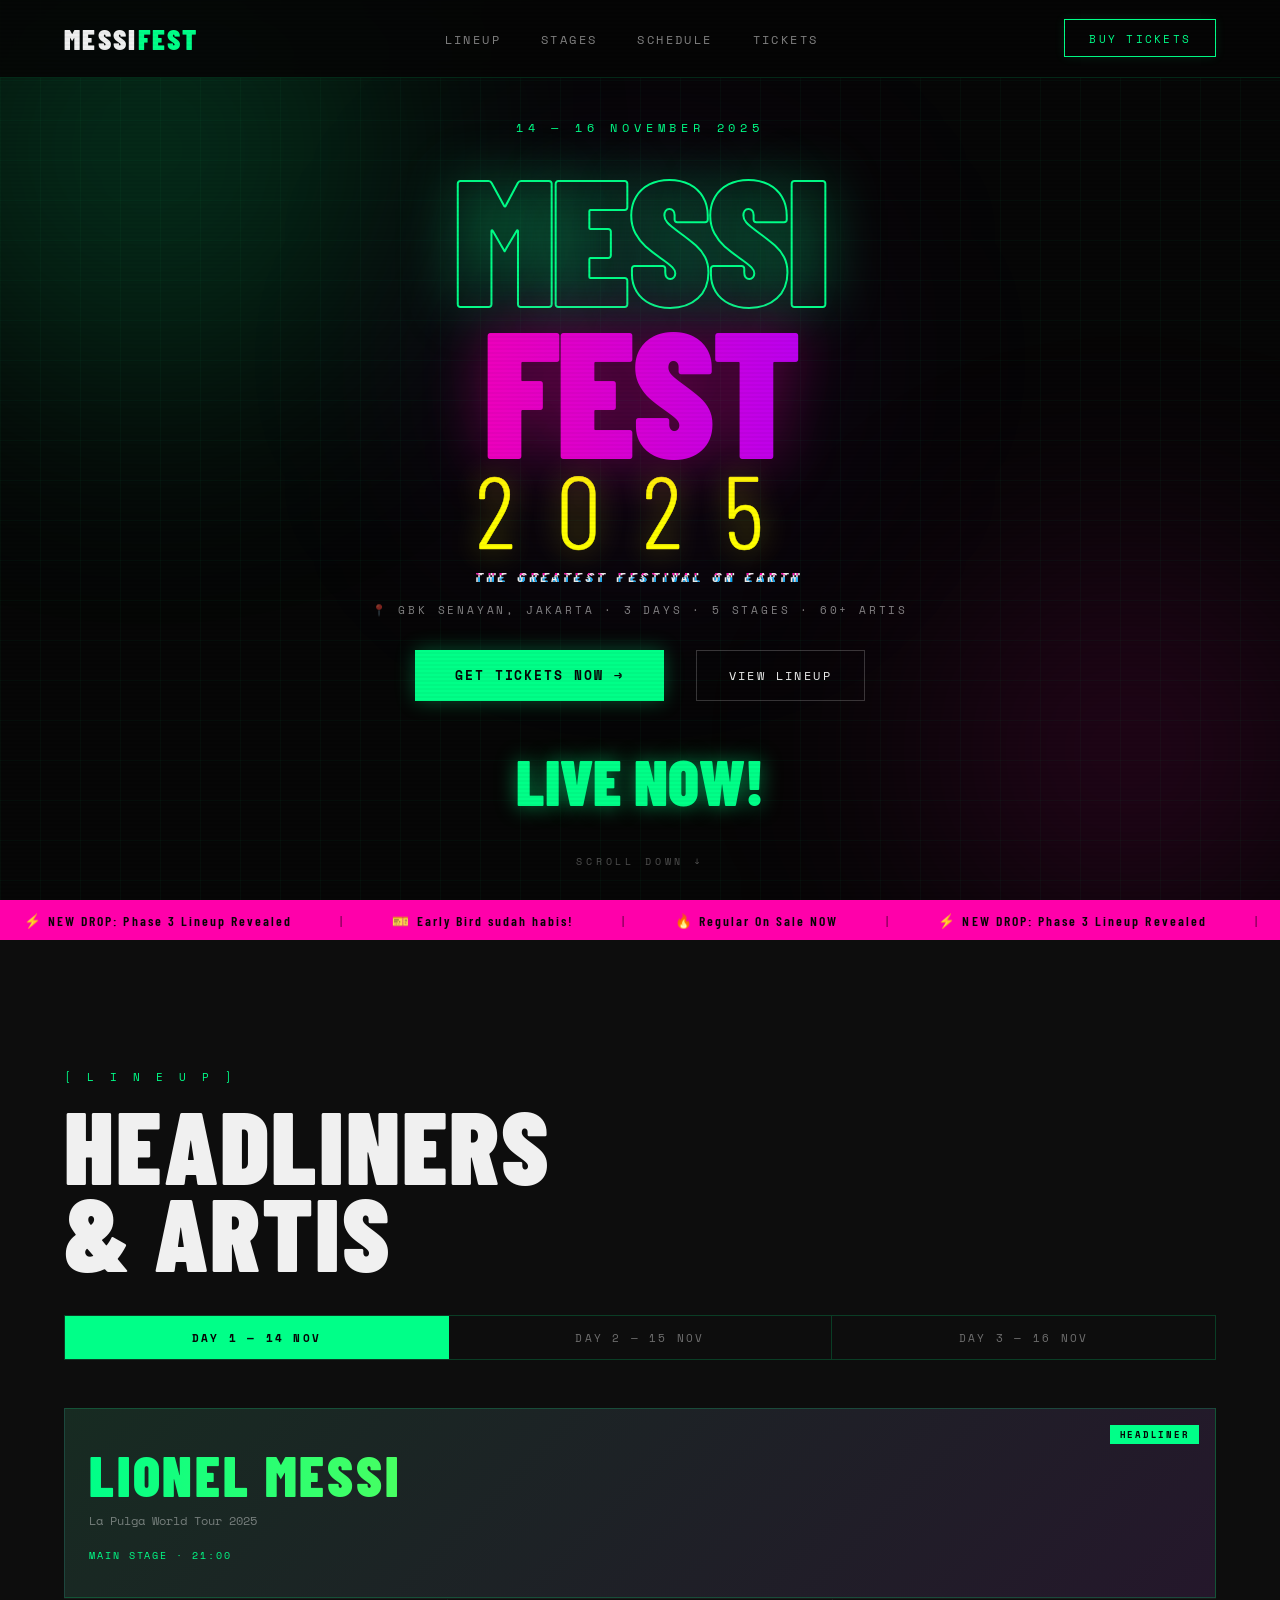
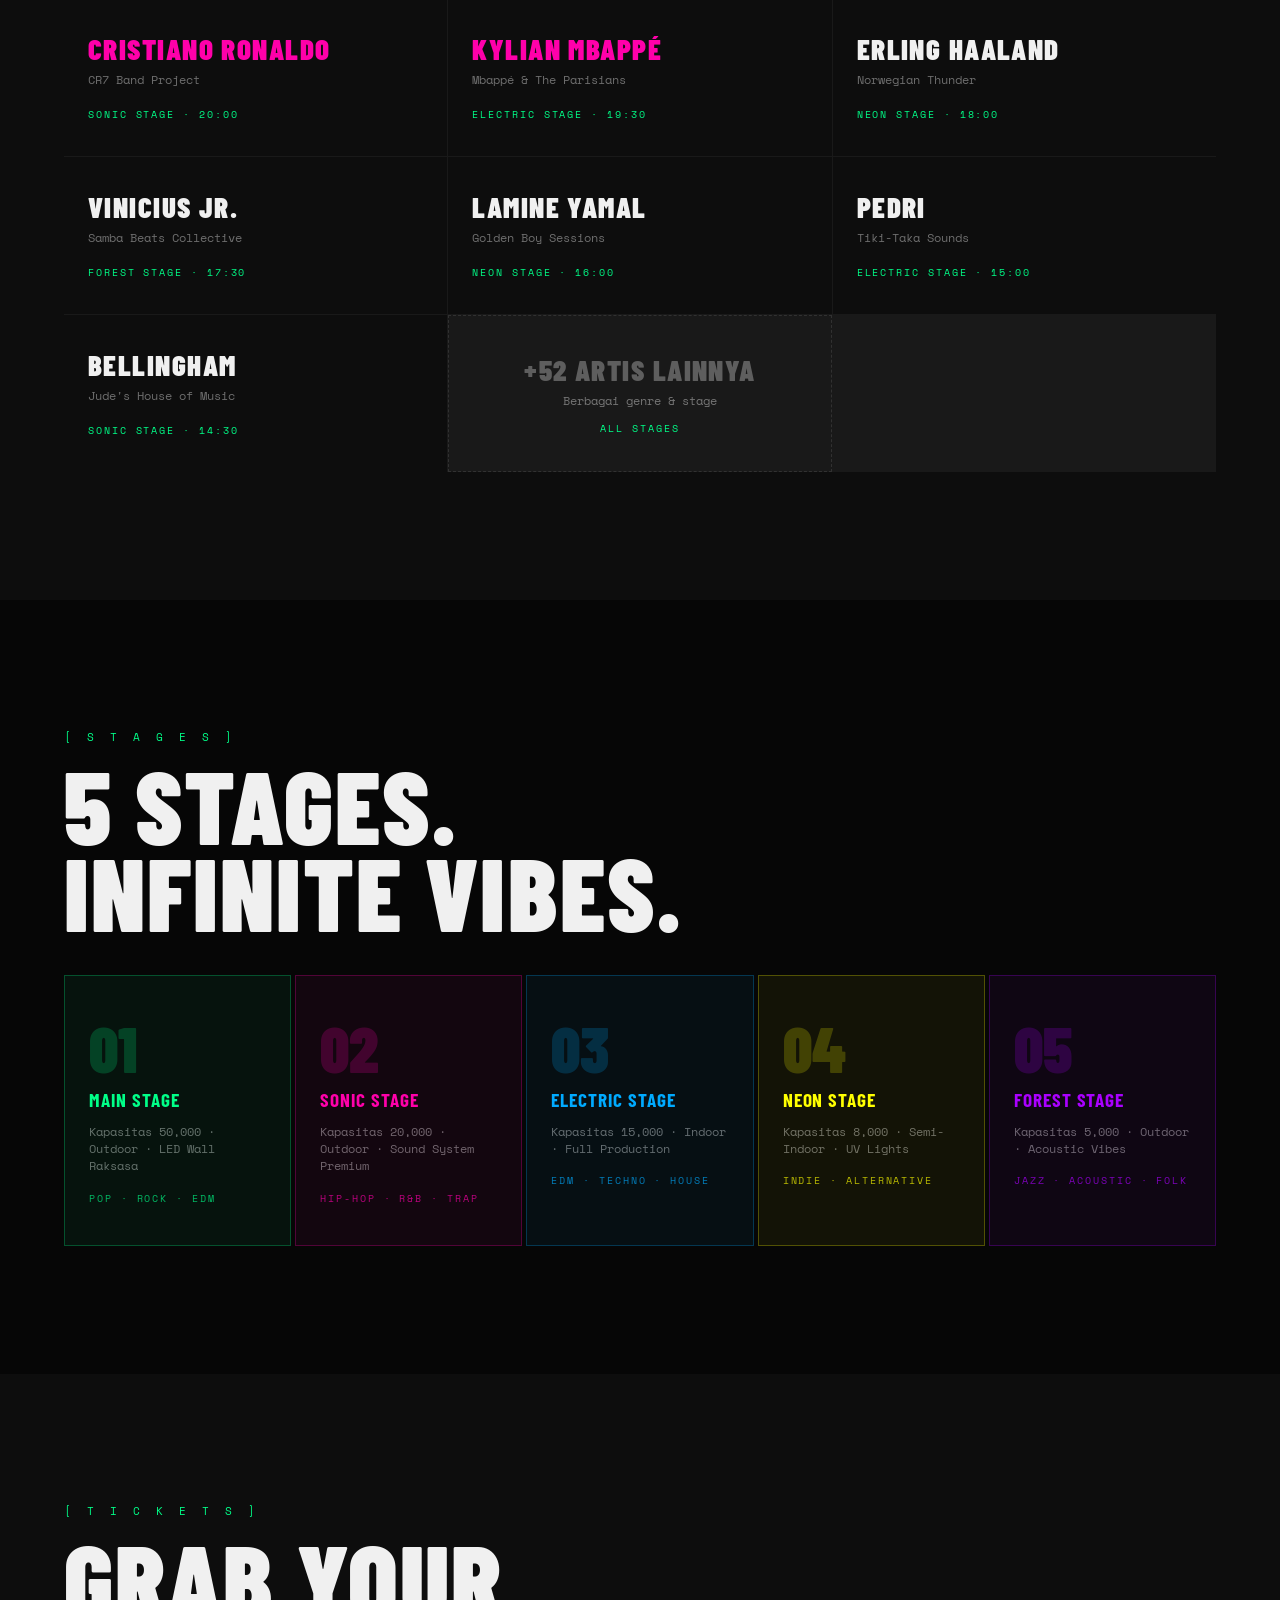
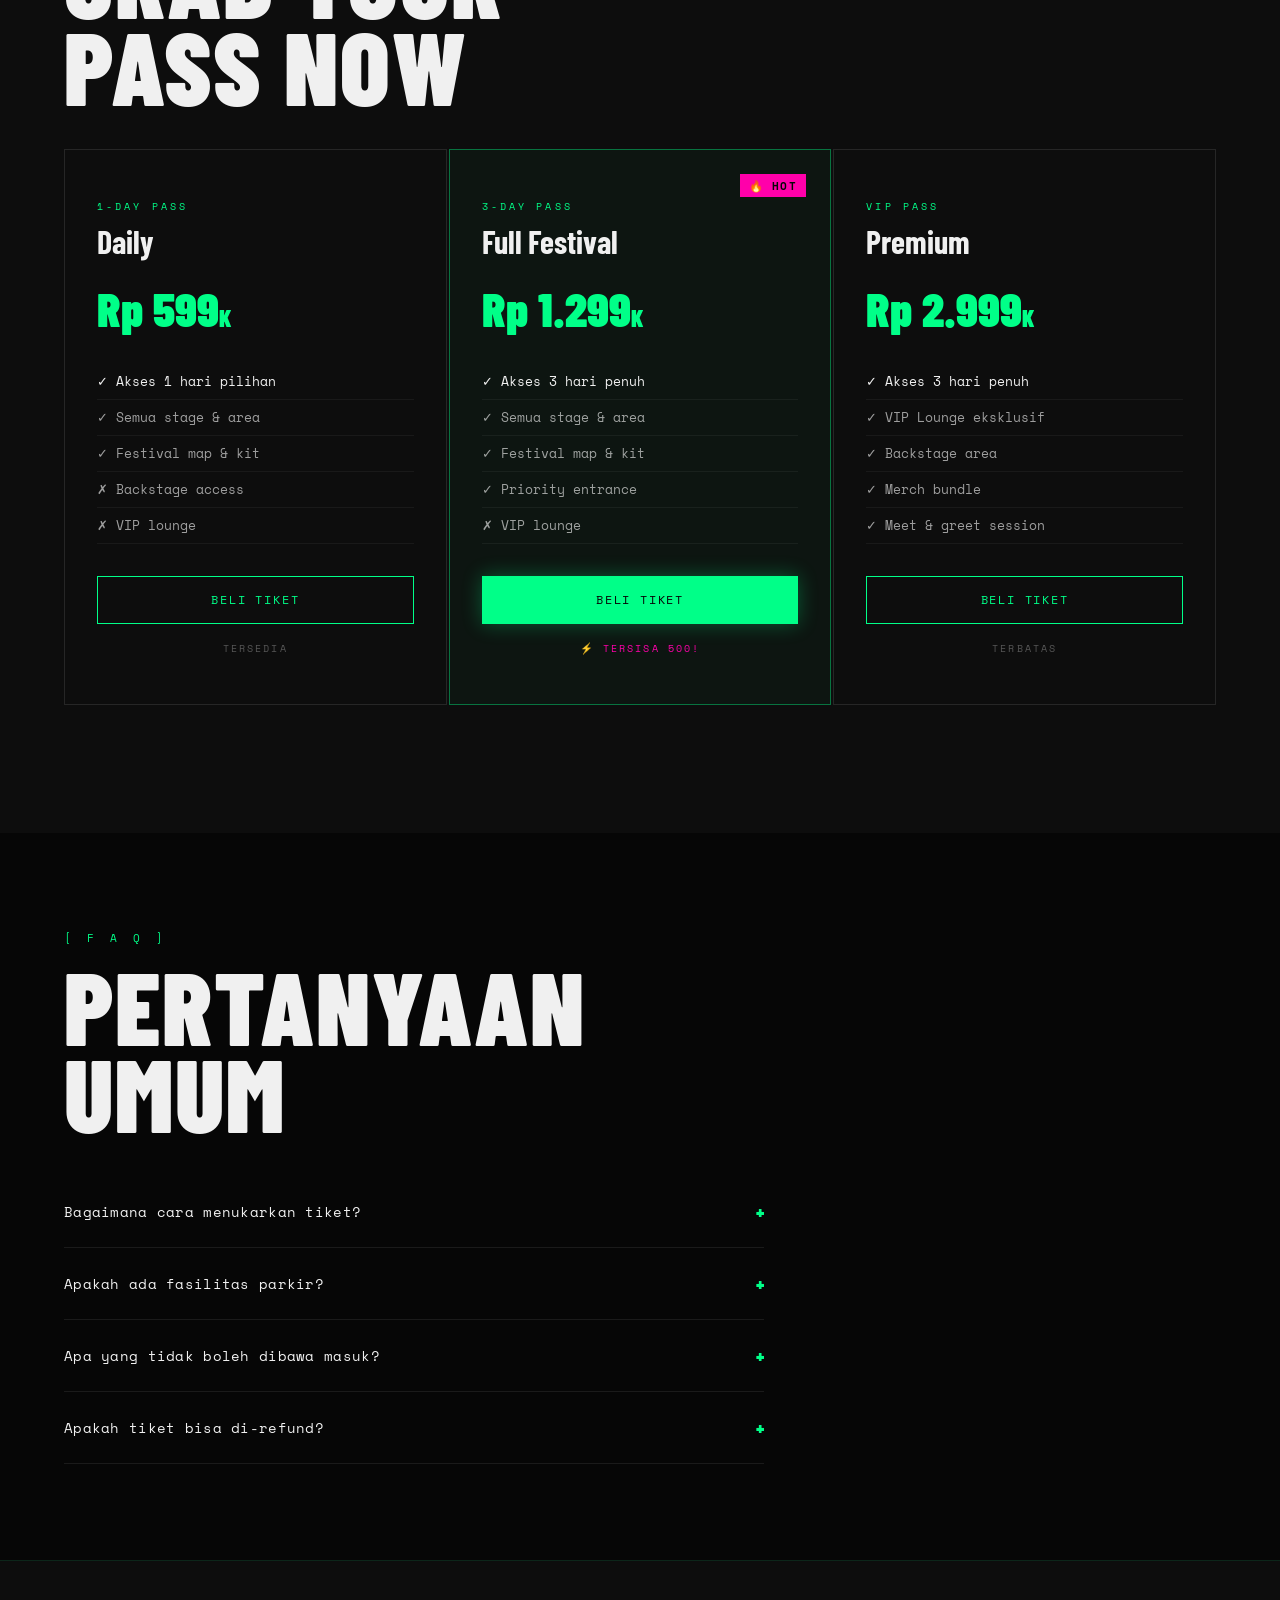
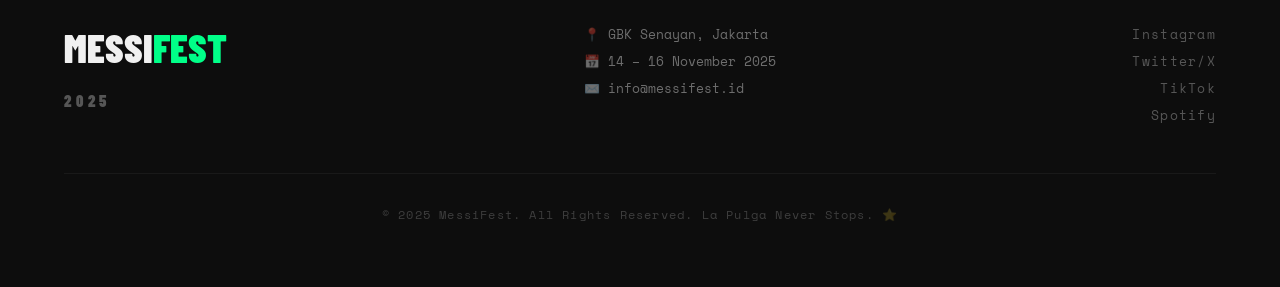
<file: music-festival/index.html>
<!DOCTYPE html>
<html lang="id">
<head>
  <meta charset="UTF-8" />
  <meta name="viewport" content="width=device-width, initial-scale=1.0" />
  <title>MESSIFEST 2025 — Music Festival</title>
  <link rel="stylesheet" href="style.css" />
  <link href="https://fonts.googleapis.com/css2?family=Space+Mono:ital,wght@0,400;0,700;1,400&family=Barlow+Condensed:wght@300;400;600;700;900&display=swap" rel="stylesheet">
</head>
<body>

  <!-- Scanlines -->
  <div class="scanlines"></div>

  <!-- NAV -->
  <nav class="nav" id="nav">
    <div class="nav-logo">MESSI<span>FEST</span></div>
    <ul class="nav-links">
      <li><a href="#lineup">Lineup</a></li>
      <li><a href="#stages">Stages</a></li>
      <li><a href="#schedule">Schedule</a></li>
      <li><a href="#tickets">Tickets</a></li>
    </ul>
    <a href="#tickets" class="nav-ticket">BUY TICKETS</a>
  </nav>

  <!-- HERO -->
  <section class="hero">
    <div class="hero-bg">
      <div class="orb o1"></div>
      <div class="orb o2"></div>
      <div class="orb o3"></div>
      <div class="grid-overlay"></div>
    </div>
    <div class="hero-content">
      <div class="hero-dates">14 — 16 NOVEMBER 2025</div>
      <h1 class="hero-title">
        <span class="ht1">MESSI</span>
        <span class="ht2">FEST</span>
        <span class="ht3">2025</span>
      </h1>
      <div class="hero-sub">
        <div class="glitch-text" data-text="THE GREATEST FESTIVAL ON EARTH">THE GREATEST FESTIVAL ON EARTH</div>
      </div>
      <p class="hero-location">📍 GBK SENAYAN, JAKARTA · 3 DAYS · 5 STAGES · 60+ ARTIS</p>
      <div class="hero-actions">
        <a href="#tickets" class="btn-neon">GET TICKETS NOW →</a>
        <a href="#lineup" class="btn-ghost">VIEW LINEUP</a>
      </div>
      <div class="countdown" id="countdown">
        <div class="cd-item"><span class="cd-num" id="cd-days">000</span><span class="cd-label">Hari</span></div>
        <div class="cd-sep">:</div>
        <div class="cd-item"><span class="cd-num" id="cd-hours">00</span><span class="cd-label">Jam</span></div>
        <div class="cd-sep">:</div>
        <div class="cd-item"><span class="cd-num" id="cd-mins">00</span><span class="cd-label">Menit</span></div>
        <div class="cd-sep">:</div>
        <div class="cd-item"><span class="cd-num" id="cd-secs">00</span><span class="cd-label">Detik</span></div>
      </div>
    </div>
    <div class="hero-scroll-text">SCROLL DOWN ↓</div>
  </section>

  <!-- ANNOUNCEMENT BAR -->
  <div class="announce-bar">
    <div class="announce-inner">
      <span>⚡ NEW DROP: Phase 3 Lineup Revealed</span>
      <span class="bar-sep">|</span>
      <span>🎫 Early Bird sudah habis!</span>
      <span class="bar-sep">|</span>
      <span>🔥 Regular On Sale NOW</span>
      <span class="bar-sep">|</span>
      <span>⚡ NEW DROP: Phase 3 Lineup Revealed</span>
      <span class="bar-sep">|</span>
      <span>🎫 Early Bird sudah habis!</span>
      <span class="bar-sep">|</span>
      <span>🔥 Regular On Sale NOW</span>
    </div>
  </div>

  <!-- LINEUP -->
  <section class="lineup" id="lineup">
    <div class="lineup-header">
      <p class="sec-tag">[  L I N E U P  ]</p>
      <h2 class="sec-title">HEADLINERS<br>&amp; ARTIS</h2>
    </div>
    <div class="lineup-day-tabs">
      <button class="day-tab active" data-day="1">DAY 1 — 14 NOV</button>
      <button class="day-tab" data-day="2">DAY 2 — 15 NOV</button>
      <button class="day-tab" data-day="3">DAY 3 — 16 NOV</button>
    </div>
    <div class="lineup-grid" id="lineupGrid">
      <div class="artist headliner">
        <div class="artist-badge">HEADLINER</div>
        <h3>LIONEL MESSI</h3>
        <p>La Pulga World Tour 2025</p>
        <span class="artist-stage">MAIN STAGE · 21:00</span>
      </div>
      <div class="artist featured">
        <h3>CRISTIANO RONALDO</h3>
        <p>CR7 Band Project</p>
        <span class="artist-stage">SONIC STAGE · 20:00</span>
      </div>
      <div class="artist featured">
        <h3>KYLIAN MBAPPÉ</h3>
        <p>Mbappé & The Parisians</p>
        <span class="artist-stage">ELECTRIC STAGE · 19:30</span>
      </div>
      <div class="artist">
        <h3>ERLING HAALAND</h3>
        <p>Norwegian Thunder</p>
        <span class="artist-stage">NEON STAGE · 18:00</span>
      </div>
      <div class="artist">
        <h3>VINICIUS JR.</h3>
        <p>Samba Beats Collective</p>
        <span class="artist-stage">FOREST STAGE · 17:30</span>
      </div>
      <div class="artist">
        <h3>LAMINE YAMAL</h3>
        <p>Golden Boy Sessions</p>
        <span class="artist-stage">NEON STAGE · 16:00</span>
      </div>
      <div class="artist">
        <h3>PEDRI</h3>
        <p>Tiki-Taka Sounds</p>
        <span class="artist-stage">ELECTRIC STAGE · 15:00</span>
      </div>
      <div class="artist">
        <h3>BELLINGHAM</h3>
        <p>Jude's House of Music</p>
        <span class="artist-stage">SONIC STAGE · 14:30</span>
      </div>
      <div class="artist more">
        <h3>+52 ARTIS LAINNYA</h3>
        <p>Berbagai genre & stage</p>
        <span class="artist-stage">ALL STAGES</span>
      </div>
    </div>
  </section>

  <!-- STAGES -->
  <section class="stages" id="stages">
    <p class="sec-tag">[  S T A G E S  ]</p>
    <h2 class="sec-title">5 STAGES.<br>INFINITE VIBES.</h2>
    <div class="stages-grid">
      <div class="stage-card s1">
        <div class="stage-num">01</div>
        <h3>MAIN STAGE</h3>
        <p>Kapasitas 50,000 · Outdoor · LED Wall Raksasa</p>
        <div class="stage-genre">POP · ROCK · EDM</div>
      </div>
      <div class="stage-card s2">
        <div class="stage-num">02</div>
        <h3>SONIC STAGE</h3>
        <p>Kapasitas 20,000 · Outdoor · Sound System Premium</p>
        <div class="stage-genre">HIP-HOP · R&B · TRAP</div>
      </div>
      <div class="stage-card s3">
        <div class="stage-num">03</div>
        <h3>ELECTRIC STAGE</h3>
        <p>Kapasitas 15,000 · Indoor · Full Production</p>
        <div class="stage-genre">EDM · TECHNO · HOUSE</div>
      </div>
      <div class="stage-card s4">
        <div class="stage-num">04</div>
        <h3>NEON STAGE</h3>
        <p>Kapasitas 8,000 · Semi-Indoor · UV Lights</p>
        <div class="stage-genre">INDIE · ALTERNATIVE</div>
      </div>
      <div class="stage-card s5">
        <div class="stage-num">05</div>
        <h3>FOREST STAGE</h3>
        <p>Kapasitas 5,000 · Outdoor · Acoustic Vibes</p>
        <div class="stage-genre">JAZZ · ACOUSTIC · FOLK</div>
      </div>
    </div>
  </section>

  <!-- TICKETS -->
  <section class="tickets" id="tickets">
    <p class="sec-tag">[  T I C K E T S  ]</p>
    <h2 class="sec-title">GRAB YOUR<br>PASS NOW</h2>
    <div class="tickets-grid">
      <div class="ticket-card tc1">
        <div class="tc-header">
          <p class="tc-type">1-DAY PASS</p>
          <h3>Daily</h3>
        </div>
        <div class="tc-price">Rp 599<span>K</span></div>
        <ul>
          <li>✓ Akses 1 hari pilihan</li>
          <li>✓ Semua stage & area</li>
          <li>✓ Festival map & kit</li>
          <li>✗ Backstage access</li>
          <li>✗ VIP lounge</li>
        </ul>
        <a href="#" class="btn-ticket">Beli Tiket</a>
        <div class="tc-stock">Tersedia</div>
      </div>
      <div class="ticket-card tc2 hot">
        <div class="tc-flame">🔥 HOT</div>
        <div class="tc-header">
          <p class="tc-type">3-DAY PASS</p>
          <h3>Full Festival</h3>
        </div>
        <div class="tc-price">Rp 1.299<span>K</span></div>
        <ul>
          <li>✓ Akses 3 hari penuh</li>
          <li>✓ Semua stage & area</li>
          <li>✓ Festival map & kit</li>
          <li>✓ Priority entrance</li>
          <li>✗ VIP lounge</li>
        </ul>
        <a href="#" class="btn-ticket glow">Beli Tiket</a>
        <div class="tc-stock hot-stock">⚡ Tersisa 500!</div>
      </div>
      <div class="ticket-card tc3">
        <div class="tc-header">
          <p class="tc-type">VIP PASS</p>
          <h3>Premium</h3>
        </div>
        <div class="tc-price">Rp 2.999<span>K</span></div>
        <ul>
          <li>✓ Akses 3 hari penuh</li>
          <li>✓ VIP Lounge eksklusif</li>
          <li>✓ Backstage area</li>
          <li>✓ Merch bundle</li>
          <li>✓ Meet & greet session</li>
        </ul>
        <a href="#" class="btn-ticket">Beli Tiket</a>
        <div class="tc-stock">Terbatas</div>
      </div>
    </div>
  </section>

  <!-- FAQ -->
  <section class="faq">
    <p class="sec-tag">[  F A Q  ]</p>
    <h2 class="sec-title">PERTANYAAN<br>UMUM</h2>
    <div class="faq-list">
      <div class="faq-item" onclick="toggleFaq(this)">
        <div class="faq-q">Bagaimana cara menukarkan tiket?<span>+</span></div>
        <div class="faq-a">Tunjukkan e-ticket di aplikasi atau cetak tiket untuk ditukar dengan wristband di gerbang masuk festival.</div>
      </div>
      <div class="faq-item" onclick="toggleFaq(this)">
        <div class="faq-q">Apakah ada fasilitas parkir?<span>+</span></div>
        <div class="faq-a">Ya, tersedia area parkir luas di GBK. Kami juga menyediakan shuttle bus dari beberapa titik di Jakarta.</div>
      </div>
      <div class="faq-item" onclick="toggleFaq(this)">
        <div class="faq-q">Apa yang tidak boleh dibawa masuk?<span>+</span></div>
        <div class="faq-a">Dilarang membawa minuman kemasan, kamera profesional, drone, narkoba, dan senjata dalam bentuk apapun.</div>
      </div>
      <div class="faq-item" onclick="toggleFaq(this)">
        <div class="faq-q">Apakah tiket bisa di-refund?<span>+</span></div>
        <div class="faq-a">Tiket non-refundable namun dapat dipindahtangankan. Hubungi support kami untuk proses transfer tiket.</div>
      </div>
    </div>
  </section>

  <!-- FOOTER -->
  <footer>
    <div class="footer-top">
      <div class="footer-logo">MESSI<span>FEST</span><br><small>2025</small></div>
      <div class="footer-info">
        <p>📍 GBK Senayan, Jakarta</p>
        <p>📅 14 – 16 November 2025</p>
        <p>✉️ info@messifest.id</p>
      </div>
      <div class="footer-socials">
        <a href="#">Instagram</a>
        <a href="#">Twitter/X</a>
        <a href="#">TikTok</a>
        <a href="#">Spotify</a>
      </div>
    </div>
    <div class="footer-bottom">
      <p>© 2025 MessiFest. All Rights Reserved. La Pulga Never Stops. ⭐</p>
    </div>
  </footer>

  <script src="script.js"></script>
</body>
</html>
</file>
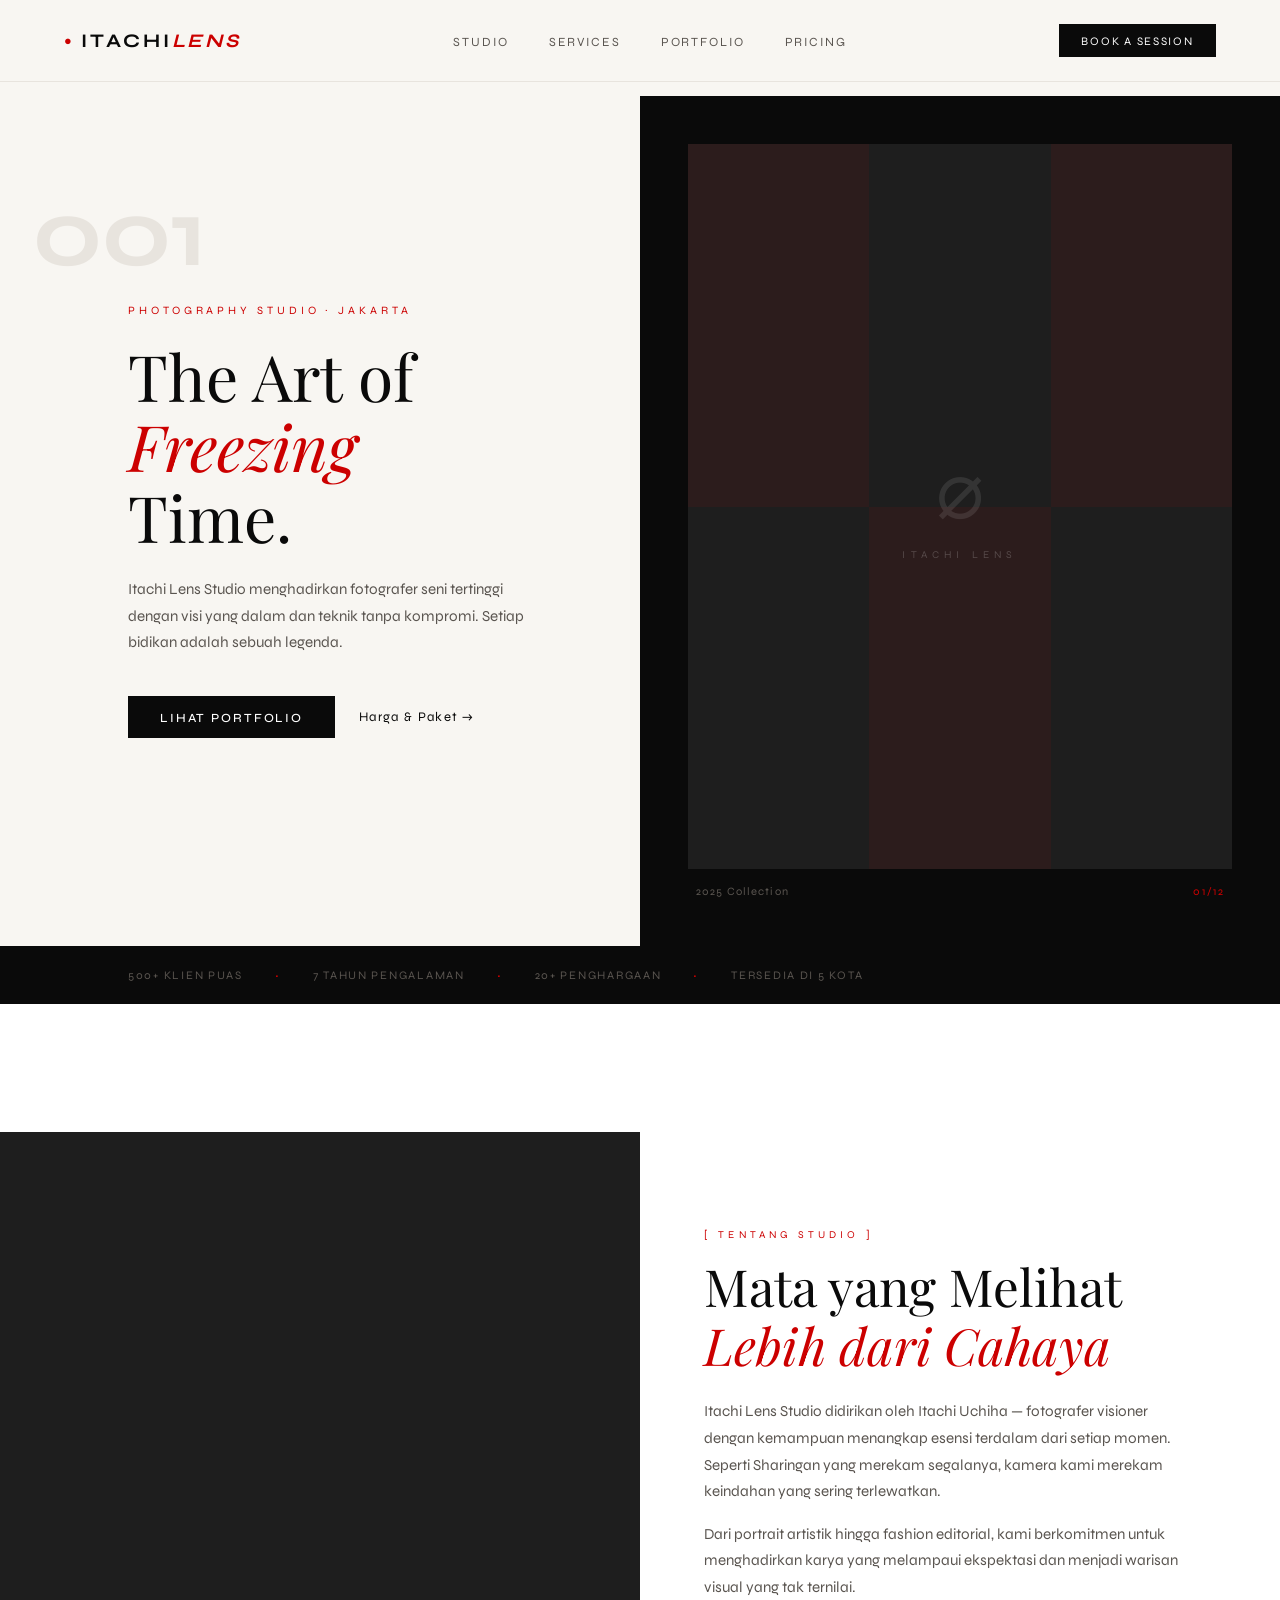
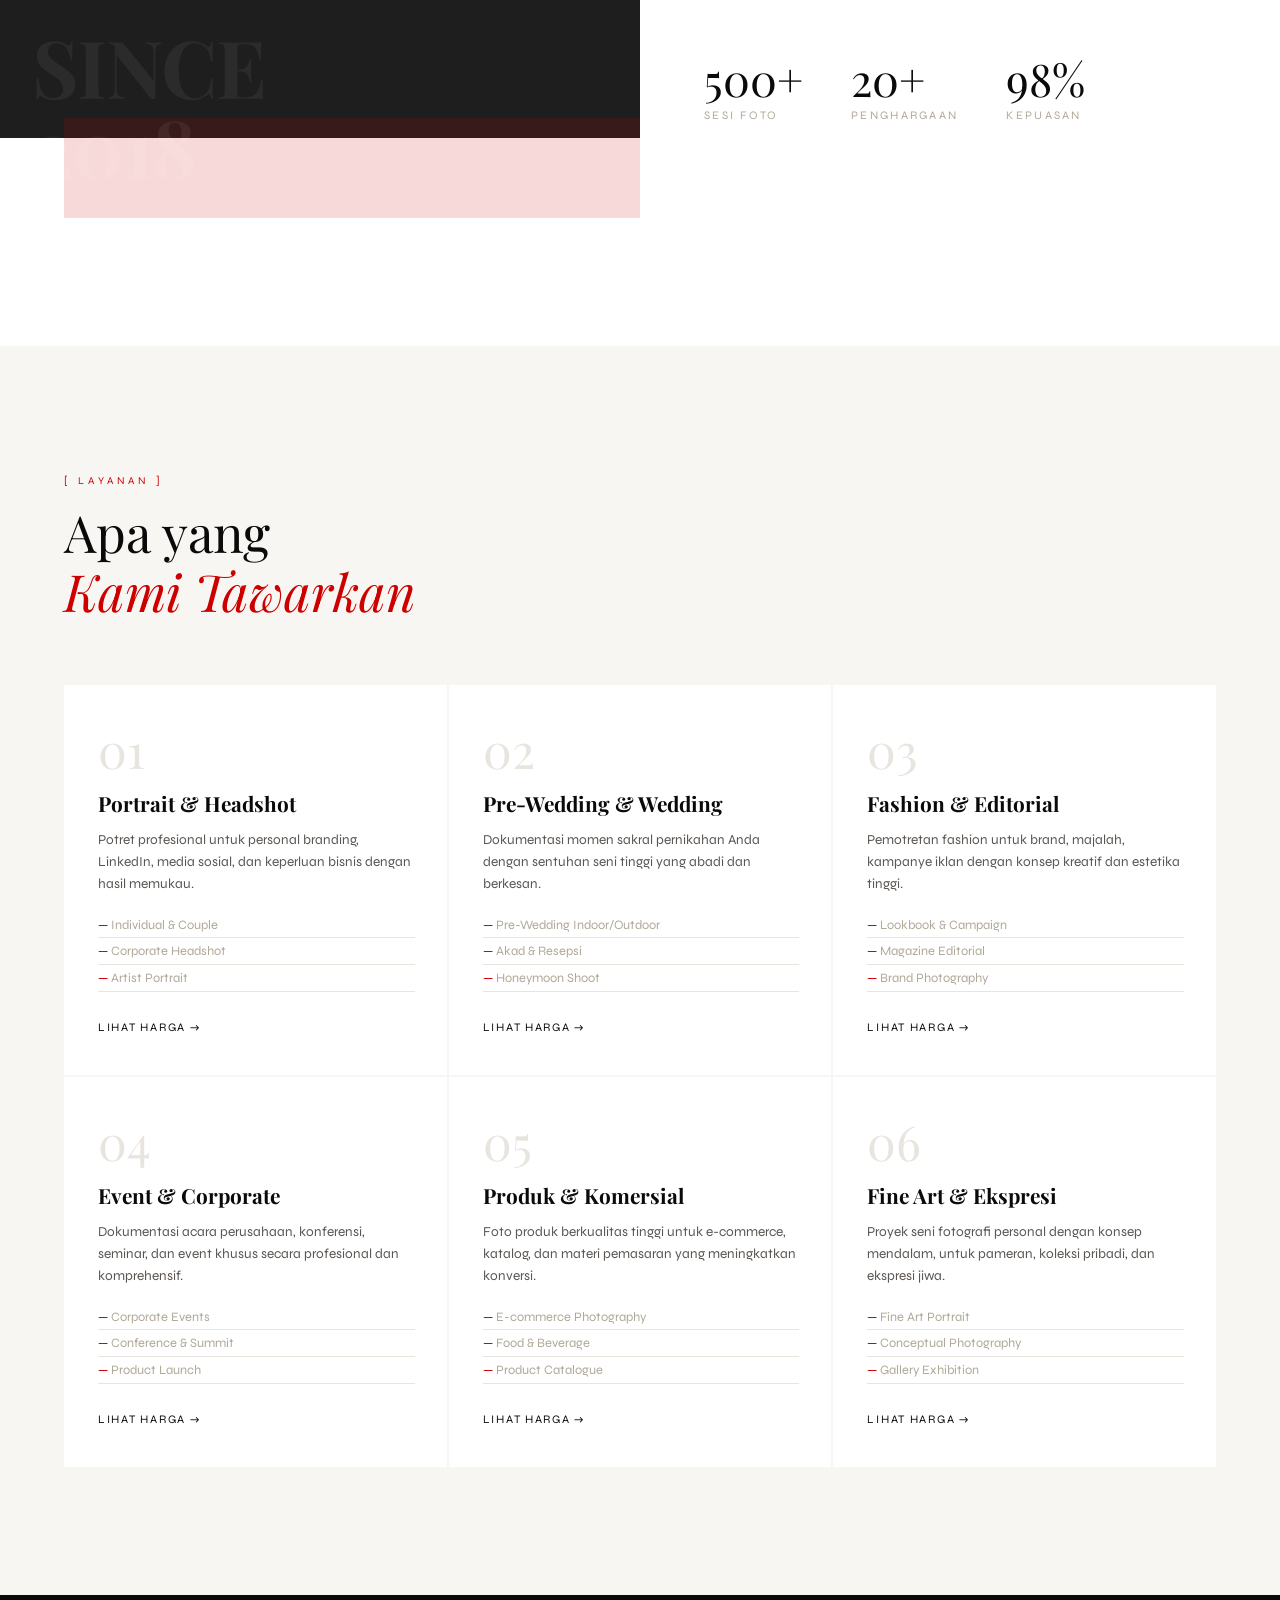
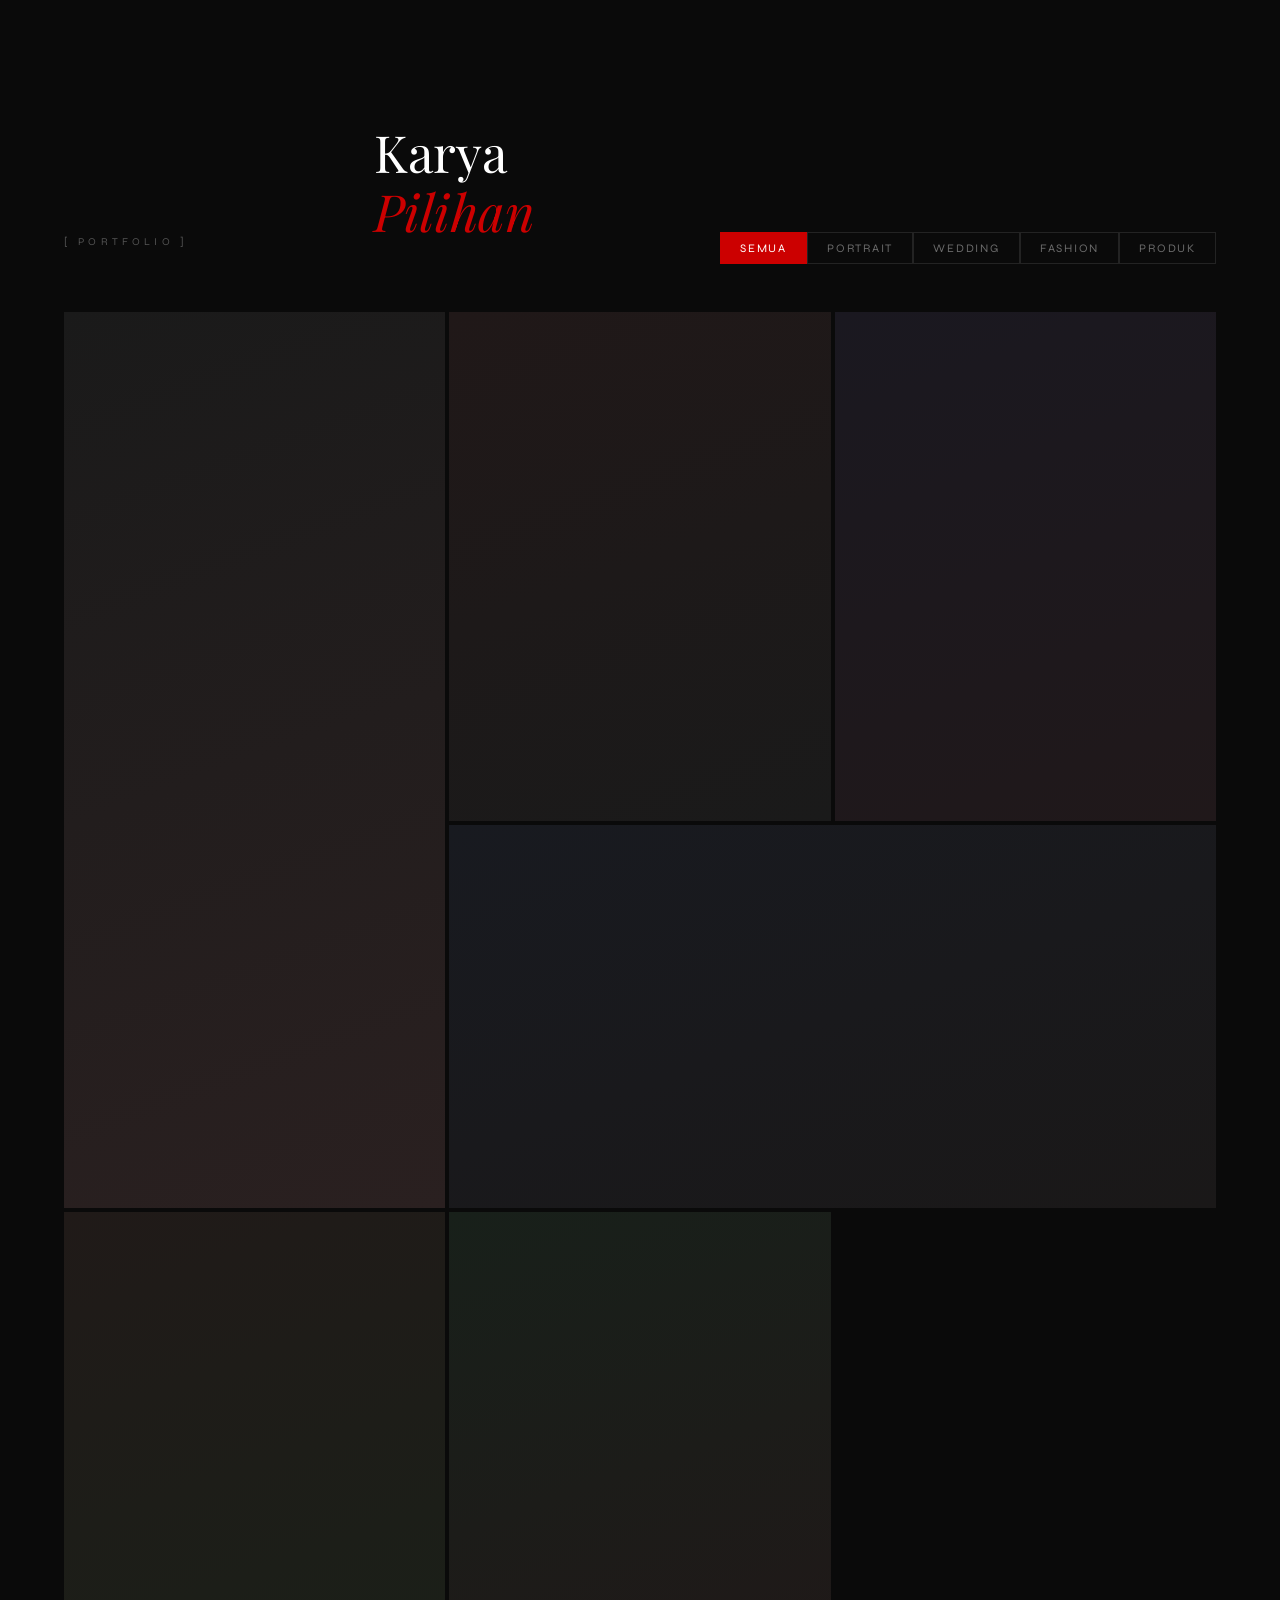
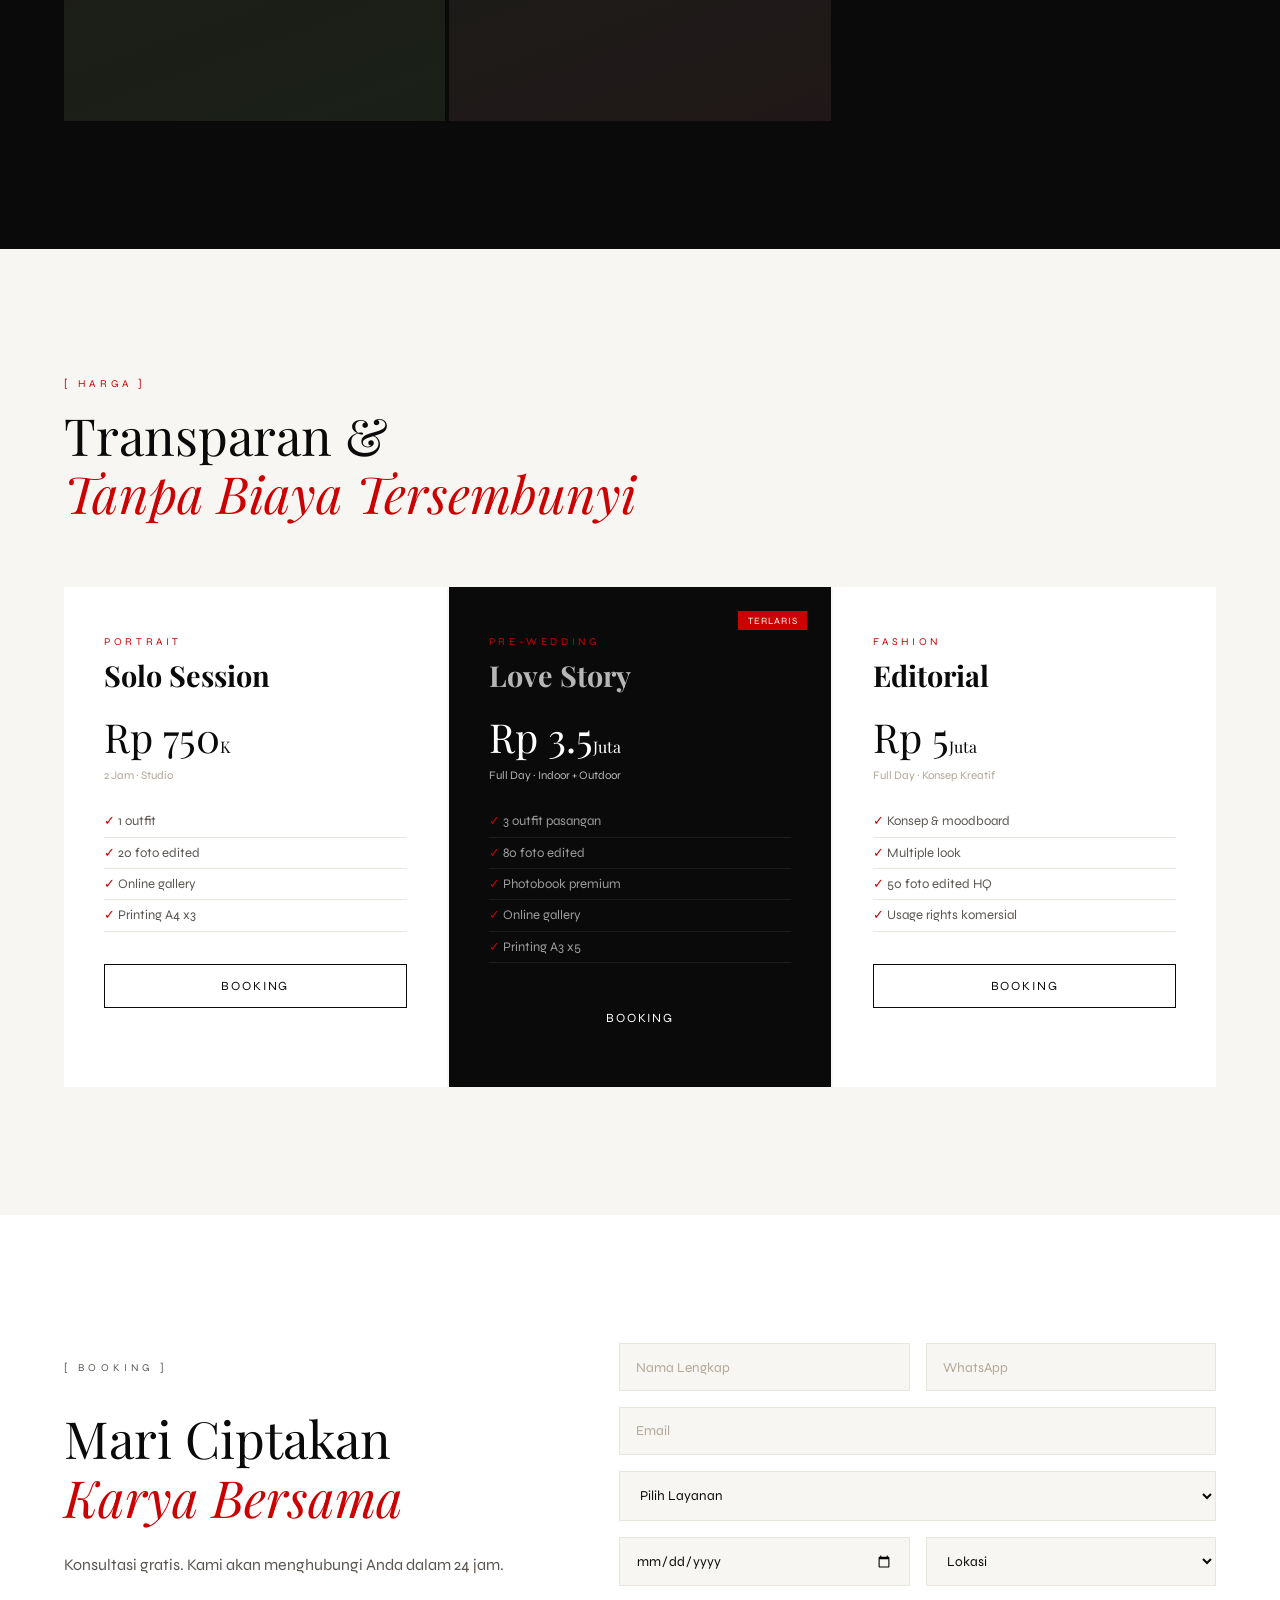
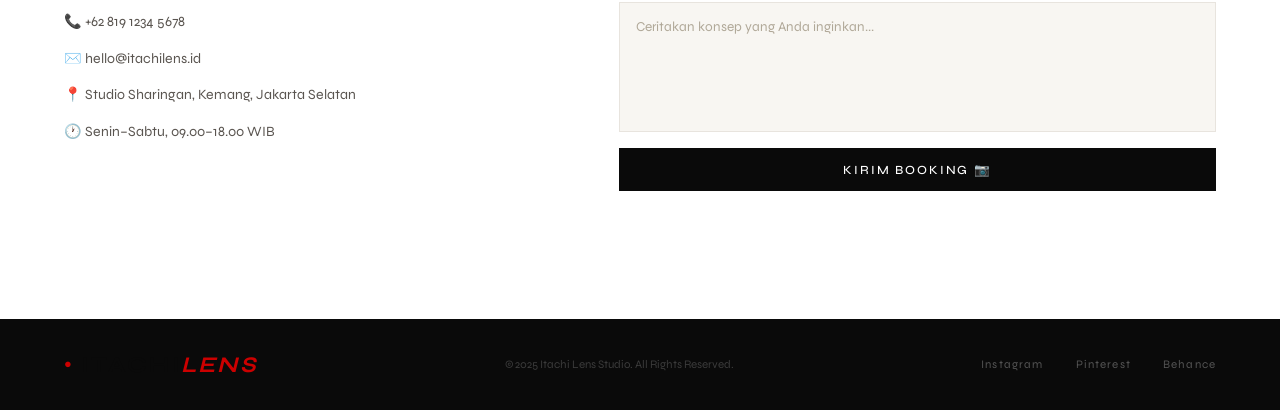
<file: photography-studio/index.html>
<!DOCTYPE html>
<html lang="id">
<head>
  <meta charset="UTF-8"/>
  <meta name="viewport" content="width=device-width, initial-scale=1.0"/>
  <title>Itachi Lens Studio — Photography</title>
  <link rel="stylesheet" href="style.css"/>
  <link href="https://fonts.googleapis.com/css2?family=Playfair+Display:ital,wght@0,400;0,700;1,400&family=Syne:wght@300;400;500;700&display=swap" rel="stylesheet">
</head>
<body>

  <!-- Progress bar -->
  <div class="progress-bar" id="progressBar"></div>

  <!-- NAV -->
  <nav class="nav" id="nav">
    <a href="#" class="nav-logo">
      <span class="logo-mark">●</span>
      <span class="logo-word">ITACHI<em>LENS</em></span>
    </a>
    <ul class="nav-links">
      <li><a href="#about">Studio</a></li>
      <li><a href="#services">Services</a></li>
      <li><a href="#portfolio">Portfolio</a></li>
      <li><a href="#pricing">Pricing</a></li>
    </ul>
    <a href="#contact" class="nav-book">Book a Session</a>
  </nav>

  <!-- HERO -->
  <section class="hero" id="hero">
    <div class="hero-left">
      <div class="hl-number">001</div>
      <div class="hl-text">
        <p class="hl-eyebrow">Photography Studio · Jakarta</p>
        <h1 class="hl-title">
          The Art of<br>
          <em>Freezing</em><br>
          Time.
        </h1>
        <p class="hl-body">Itachi Lens Studio menghadirkan fotografer seni tertinggi dengan visi yang dalam dan teknik tanpa kompromi. Setiap bidikan adalah sebuah legenda.</p>
        <div class="hl-actions">
          <a href="#portfolio" class="btn-primary">Lihat Portfolio</a>
          <a href="#pricing" class="btn-secondary">Harga & Paket →</a>
        </div>
      </div>
    </div>
    <div class="hero-right">
      <div class="hero-frame">
        <div class="frame-inner">
          <div class="photo-placeholder">
            <div class="ph-grid">
              <div class="ph-cell dark"></div>
              <div class="ph-cell"></div>
              <div class="ph-cell dark"></div>
              <div class="ph-cell"></div>
              <div class="ph-cell dark"></div>
              <div class="ph-cell"></div>
            </div>
            <div class="ph-center">
              <span class="ph-aperture">⌀</span>
              <span class="ph-label">ITACHI LENS</span>
            </div>
          </div>
        </div>
        <div class="frame-caption">
          <span>2025 Collection</span>
          <span class="frame-num">01/12</span>
        </div>
      </div>
    </div>
    <div class="hero-bottom-bar">
      <span>500+ Klien Puas</span>
      <span class="hbb-dot">·</span>
      <span>7 Tahun Pengalaman</span>
      <span class="hbb-dot">·</span>
      <span>20+ Penghargaan</span>
      <span class="hbb-dot">·</span>
      <span>Tersedia di 5 Kota</span>
    </div>
  </section>

  <!-- ABOUT -->
  <section class="about" id="about">
    <div class="about-left">
      <div class="about-img">
        <div class="img-block b1"></div>
        <div class="img-block b2"></div>
        <div class="img-overlay-text">SINCE<br>2018</div>
      </div>
    </div>
    <div class="about-right">
      <p class="sec-tag">[ TENTANG STUDIO ]</p>
      <h2 class="sec-title">Mata yang Melihat<br><em>Lebih dari Cahaya</em></h2>
      <p class="sec-body">Itachi Lens Studio didirikan oleh Itachi Uchiha — fotografer visioner dengan kemampuan menangkap esensi terdalam dari setiap momen. Seperti Sharingan yang merekam segalanya, kamera kami merekam keindahan yang sering terlewatkan.</p>
      <p class="sec-body">Dari portrait artistik hingga fashion editorial, kami berkomitmen untuk menghadirkan karya yang melampaui ekspektasi dan menjadi warisan visual yang tak ternilai.</p>
      <div class="about-stats">
        <div class="as-item">
          <strong>500+</strong>
          <span>Sesi Foto</span>
        </div>
        <div class="as-item">
          <strong>20+</strong>
          <span>Penghargaan</span>
        </div>
        <div class="as-item">
          <strong>98%</strong>
          <span>Kepuasan</span>
        </div>
      </div>
    </div>
  </section>

  <!-- SERVICES -->
  <section class="services" id="services">
    <div class="services-header">
      <p class="sec-tag">[ LAYANAN ]</p>
      <h2 class="sec-title">Apa yang<br><em>Kami Tawarkan</em></h2>
    </div>
    <div class="services-grid">
      <div class="svc-card">
        <div class="svc-num">01</div>
        <h3>Portrait & Headshot</h3>
        <p>Potret profesional untuk personal branding, LinkedIn, media sosial, dan keperluan bisnis dengan hasil memukau.</p>
        <ul><li>Individual & Couple</li><li>Corporate Headshot</li><li>Artist Portrait</li></ul>
        <a href="#pricing" class="svc-link">Lihat Harga →</a>
      </div>
      <div class="svc-card">
        <div class="svc-num">02</div>
        <h3>Pre-Wedding & Wedding</h3>
        <p>Dokumentasi momen sakral pernikahan Anda dengan sentuhan seni tinggi yang abadi dan berkesan.</p>
        <ul><li>Pre-Wedding Indoor/Outdoor</li><li>Akad & Resepsi</li><li>Honeymoon Shoot</li></ul>
        <a href="#pricing" class="svc-link">Lihat Harga →</a>
      </div>
      <div class="svc-card">
        <div class="svc-num">03</div>
        <h3>Fashion & Editorial</h3>
        <p>Pemotretan fashion untuk brand, majalah, kampanye iklan dengan konsep kreatif dan estetika tinggi.</p>
        <ul><li>Lookbook & Campaign</li><li>Magazine Editorial</li><li>Brand Photography</li></ul>
        <a href="#pricing" class="svc-link">Lihat Harga →</a>
      </div>
      <div class="svc-card">
        <div class="svc-num">04</div>
        <h3>Event & Corporate</h3>
        <p>Dokumentasi acara perusahaan, konferensi, seminar, dan event khusus secara profesional dan komprehensif.</p>
        <ul><li>Corporate Events</li><li>Conference & Summit</li><li>Product Launch</li></ul>
        <a href="#pricing" class="svc-link">Lihat Harga →</a>
      </div>
      <div class="svc-card">
        <div class="svc-num">05</div>
        <h3>Produk & Komersial</h3>
        <p>Foto produk berkualitas tinggi untuk e-commerce, katalog, dan materi pemasaran yang meningkatkan konversi.</p>
        <ul><li>E-commerce Photography</li><li>Food & Beverage</li><li>Product Catalogue</li></ul>
        <a href="#pricing" class="svc-link">Lihat Harga →</a>
      </div>
      <div class="svc-card">
        <div class="svc-num">06</div>
        <h3>Fine Art & Ekspresi</h3>
        <p>Proyek seni fotografi personal dengan konsep mendalam, untuk pameran, koleksi pribadi, dan ekspresi jiwa.</p>
        <ul><li>Fine Art Portrait</li><li>Conceptual Photography</li><li>Gallery Exhibition</li></ul>
        <a href="#pricing" class="svc-link">Lihat Harga →</a>
      </div>
    </div>
  </section>

  <!-- PORTFOLIO -->
  <section class="portfolio" id="portfolio">
    <div class="portfolio-header">
      <p class="sec-tag">[ PORTFOLIO ]</p>
      <h2 class="sec-title">Karya<br><em>Pilihan</em></h2>
      <div class="port-filter">
        <button class="pf-btn active" data-filter="all">Semua</button>
        <button class="pf-btn" data-filter="portrait">Portrait</button>
        <button class="pf-btn" data-filter="wedding">Wedding</button>
        <button class="pf-btn" data-filter="fashion">Fashion</button>
        <button class="pf-btn" data-filter="product">Produk</button>
      </div>
    </div>
    <div class="port-masonry" id="portMasonry">
      <div class="port-item pi1" data-cat="portrait"><div class="pi-overlay"><span>Portrait Series I</span></div></div>
      <div class="port-item pi2" data-cat="wedding"><div class="pi-overlay"><span>Levi & Mikasa Wedding</span></div></div>
      <div class="port-item pi3" data-cat="fashion"><div class="pi-overlay"><span>Autumn Editorial</span></div></div>
      <div class="port-item pi4" data-cat="product"><div class="pi-overlay"><span>Konoha Brew Co.</span></div></div>
      <div class="port-item pi5" data-cat="portrait"><div class="pi-overlay"><span>Sharingan Sessions</span></div></div>
      <div class="port-item pi6" data-cat="fashion"><div class="pi-overlay"><span>Ninja Couture</span></div></div>
    </div>
  </section>

  <!-- PRICING -->
  <section class="pricing" id="pricing">
    <div class="pricing-header">
      <p class="sec-tag">[ HARGA ]</p>
      <h2 class="sec-title">Transparan &<br><em>Tanpa Biaya Tersembunyi</em></h2>
    </div>
    <div class="pricing-grid">
      <div class="price-card">
        <p class="pc-cat">Portrait</p>
        <h3>Solo Session</h3>
        <div class="pc-price">Rp 750<span>K</span></div>
        <p class="pc-dur">2 Jam · Studio</p>
        <ul><li>1 outfit</li><li>20 foto edited</li><li>Online gallery</li><li>Printing A4 x3</li></ul>
        <a href="#contact" class="btn-book">Booking</a>
      </div>
      <div class="price-card featured">
        <div class="pc-badge">TERLARIS</div>
        <p class="pc-cat">Pre-Wedding</p>
        <h3>Love Story</h3>
        <div class="pc-price">Rp 3.5<span>Juta</span></div>
        <p class="pc-dur">Full Day · Indoor + Outdoor</p>
        <ul><li>3 outfit pasangan</li><li>80 foto edited</li><li>Photobook premium</li><li>Online gallery</li><li>Printing A3 x5</li></ul>
        <a href="#contact" class="btn-book primary">Booking</a>
      </div>
      <div class="price-card">
        <p class="pc-cat">Fashion</p>
        <h3>Editorial</h3>
        <div class="pc-price">Rp 5<span>Juta</span></div>
        <p class="pc-dur">Full Day · Konsep Kreatif</p>
        <ul><li>Konsep & moodboard</li><li>Multiple look</li><li>50 foto edited HQ</li><li>Usage rights komersial</li></ul>
        <a href="#contact" class="btn-book">Booking</a>
      </div>
    </div>
  </section>

  <!-- CONTACT -->
  <section class="contact" id="contact">
    <div class="contact-inner">
      <div class="cl">
        <p class="sec-tag">[ BOOKING ]</p>
        <h2 class="sec-title">Mari Ciptakan<br><em>Karya Bersama</em></h2>
        <p>Konsultasi gratis. Kami akan menghubungi Anda dalam 24 jam.</p>
        <div class="cl-info">
          <p>📞 +62 819 1234 5678</p>
          <p>✉️ hello@itachilens.id</p>
          <p>📍 Studio Sharingan, Kemang, Jakarta Selatan</p>
          <p>🕐 Senin–Sabtu, 09.00–18.00 WIB</p>
        </div>
      </div>
      <div class="cr">
        <form id="bookForm">
          <div class="bf-row">
            <input type="text" placeholder="Nama Lengkap" required/>
            <input type="tel" placeholder="WhatsApp"/>
          </div>
          <input type="email" placeholder="Email" required/>
          <select required>
            <option value="">Pilih Layanan</option>
            <option>Portrait & Headshot</option>
            <option>Pre-Wedding & Wedding</option>
            <option>Fashion & Editorial</option>
            <option>Event & Corporate</option>
            <option>Produk & Komersial</option>
            <option>Fine Art & Ekspresi</option>
          </select>
          <div class="bf-row">
            <input type="date"/>
            <select>
              <option value="">Lokasi</option>
              <option>Jakarta</option>
              <option>Bandung</option>
              <option>Surabaya</option>
              <option>Bali</option>
              <option>Yogyakarta</option>
            </select>
          </div>
          <textarea placeholder="Ceritakan konsep yang Anda inginkan..."></textarea>
          <button type="submit" class="btn-primary full-w">Kirim Booking 📷</button>
        </form>
      </div>
    </div>
  </section>

  <!-- FOOTER -->
  <footer>
    <div class="fi">
      <div class="fl">
        <span class="logo-mark red">●</span>
        <span style="font-size:1.4rem;font-weight:700;letter-spacing:0.1em">ITACHI<em style="font-style:italic;color:#c00">LENS</em></span>
      </div>
      <p>© 2025 Itachi Lens Studio. All Rights Reserved.</p>
      <div class="fs">
        <a href="#">Instagram</a><a href="#">Pinterest</a><a href="#">Behance</a>
      </div>
    </div>
  </footer>

  <script src="script.js"></script>
</body>
</html>
</file>
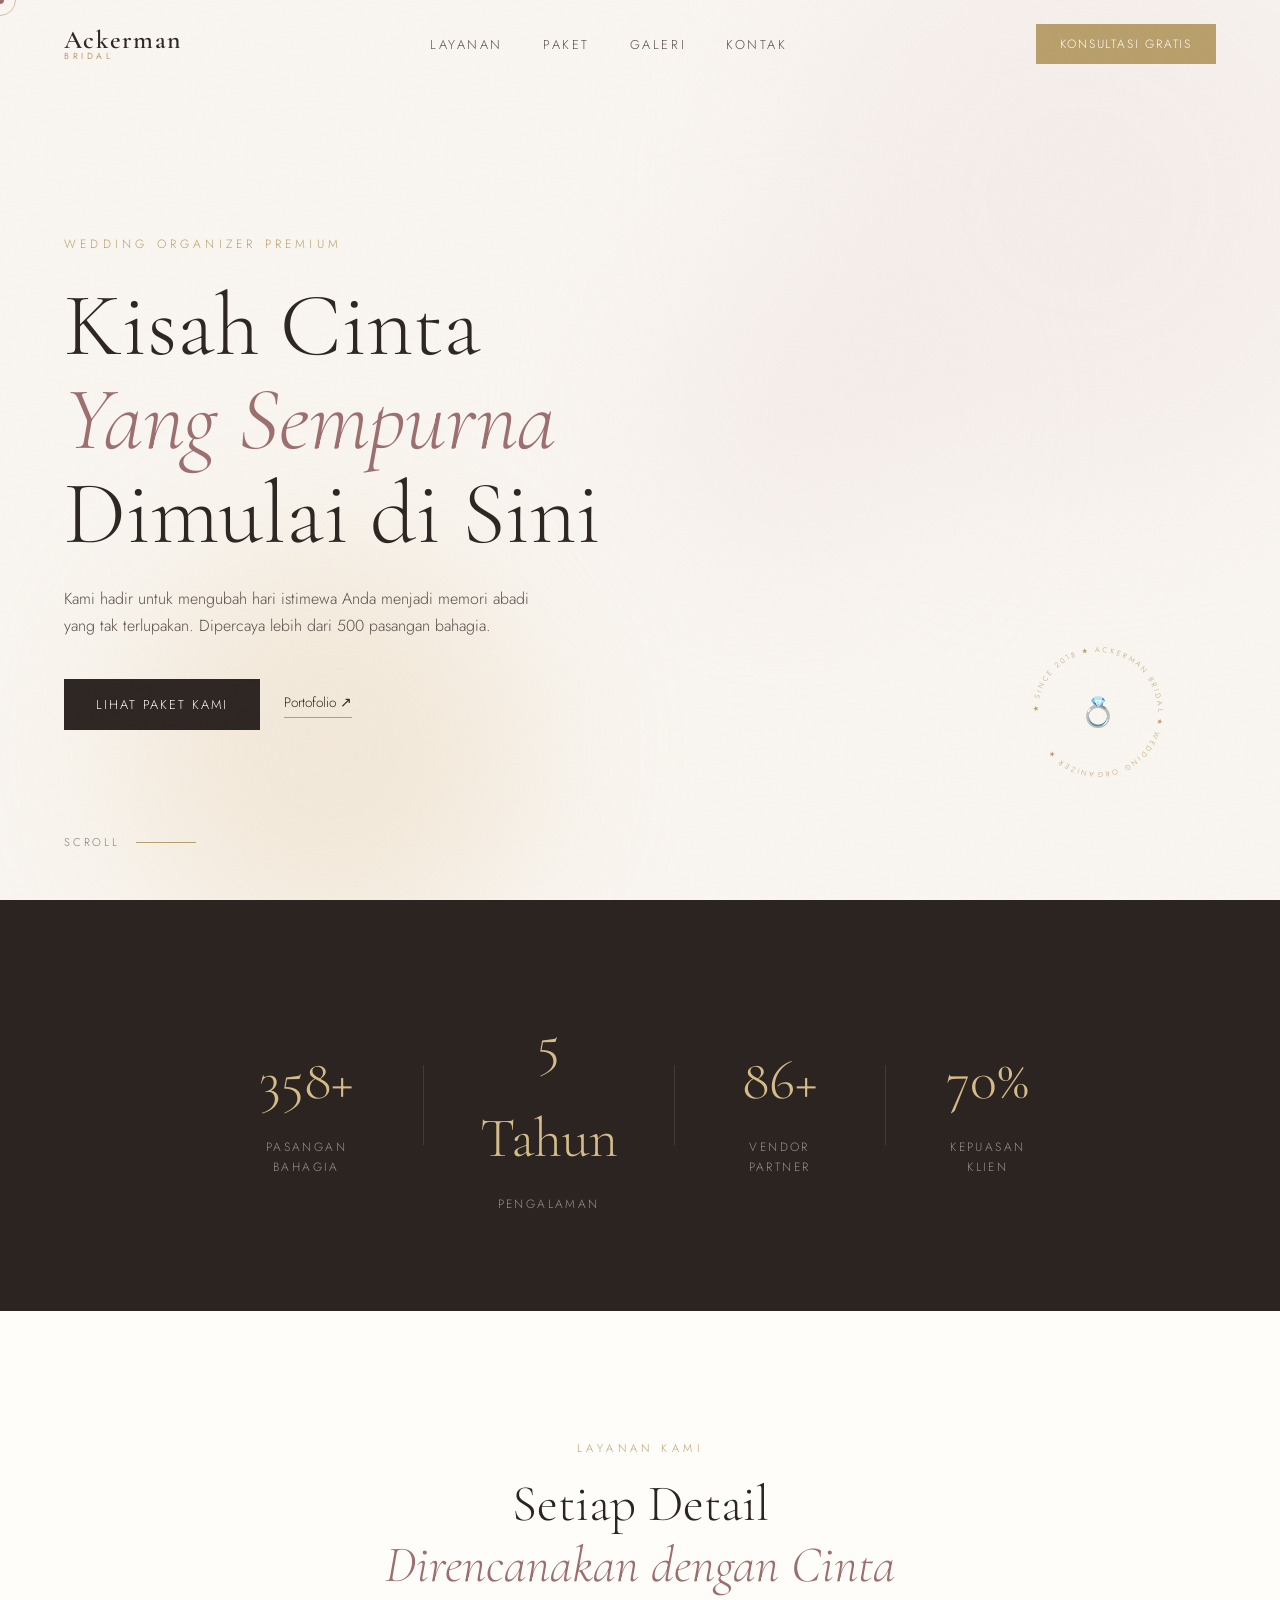
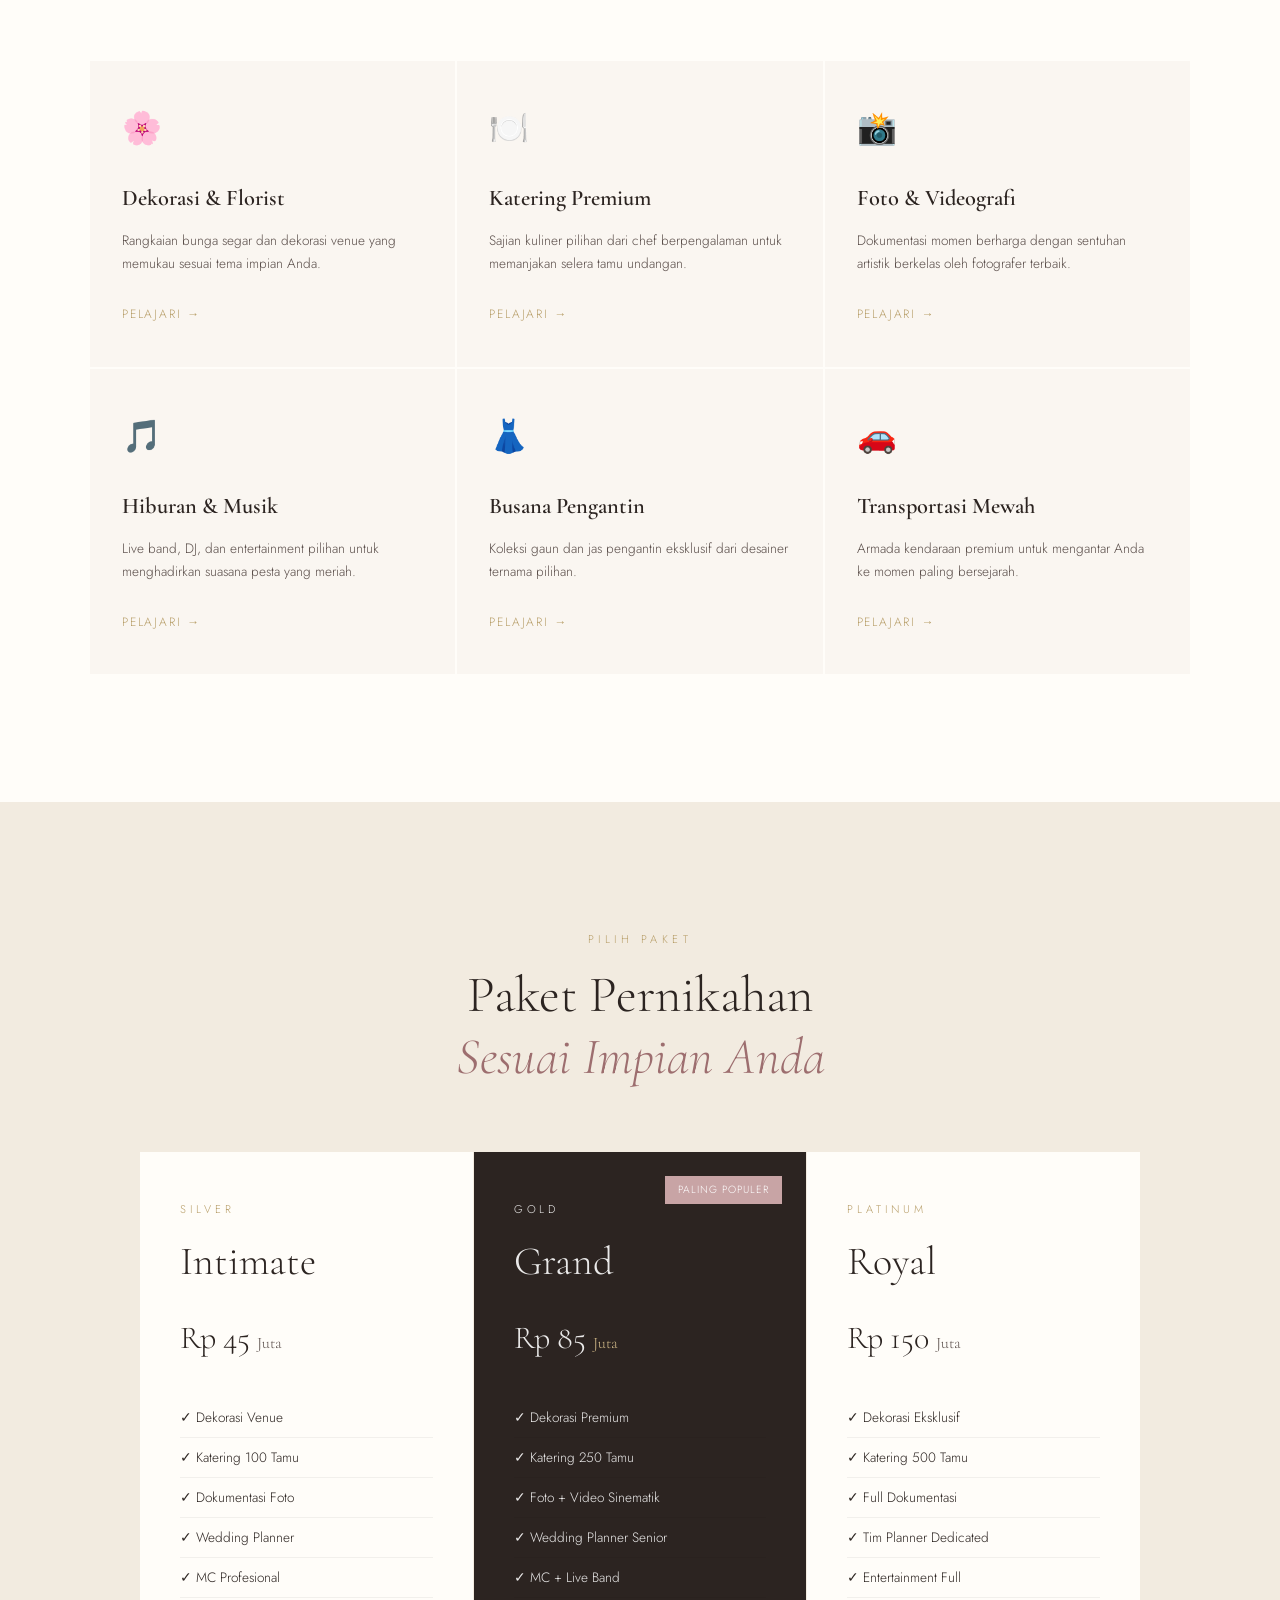
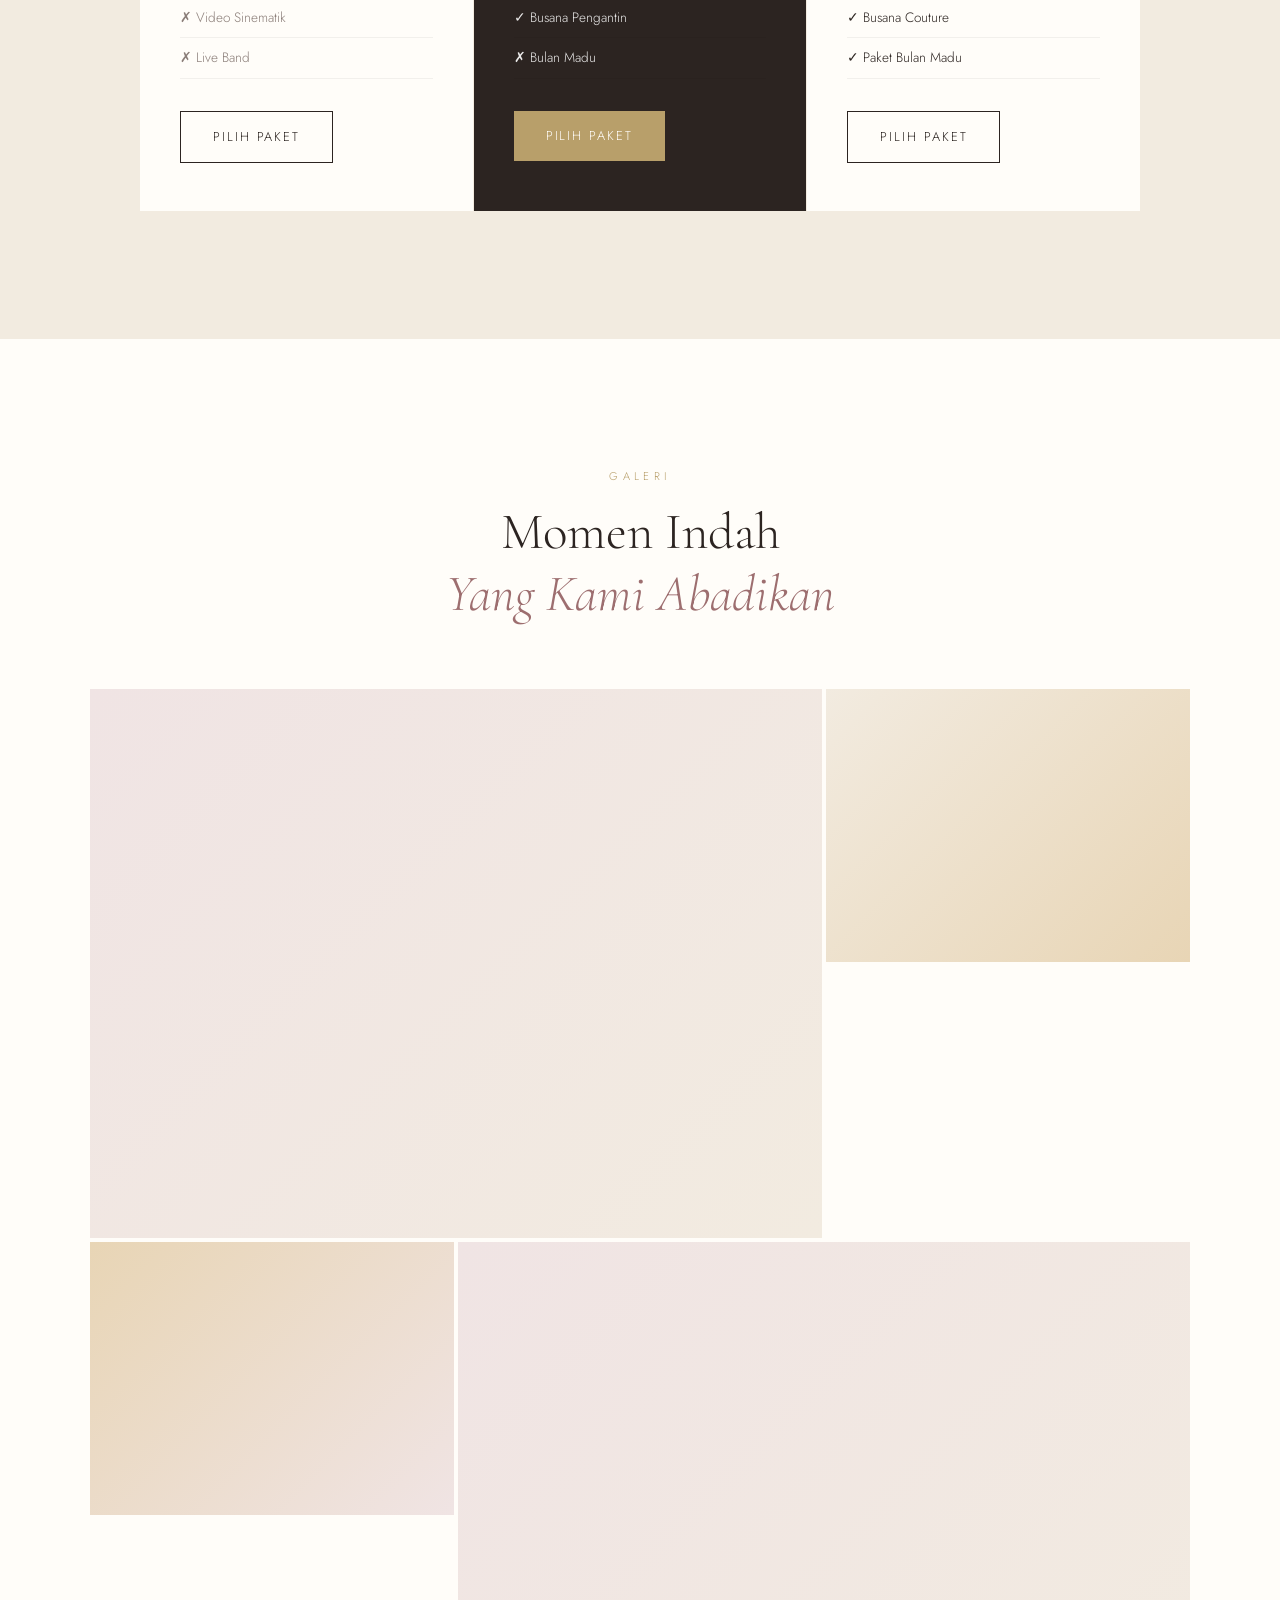
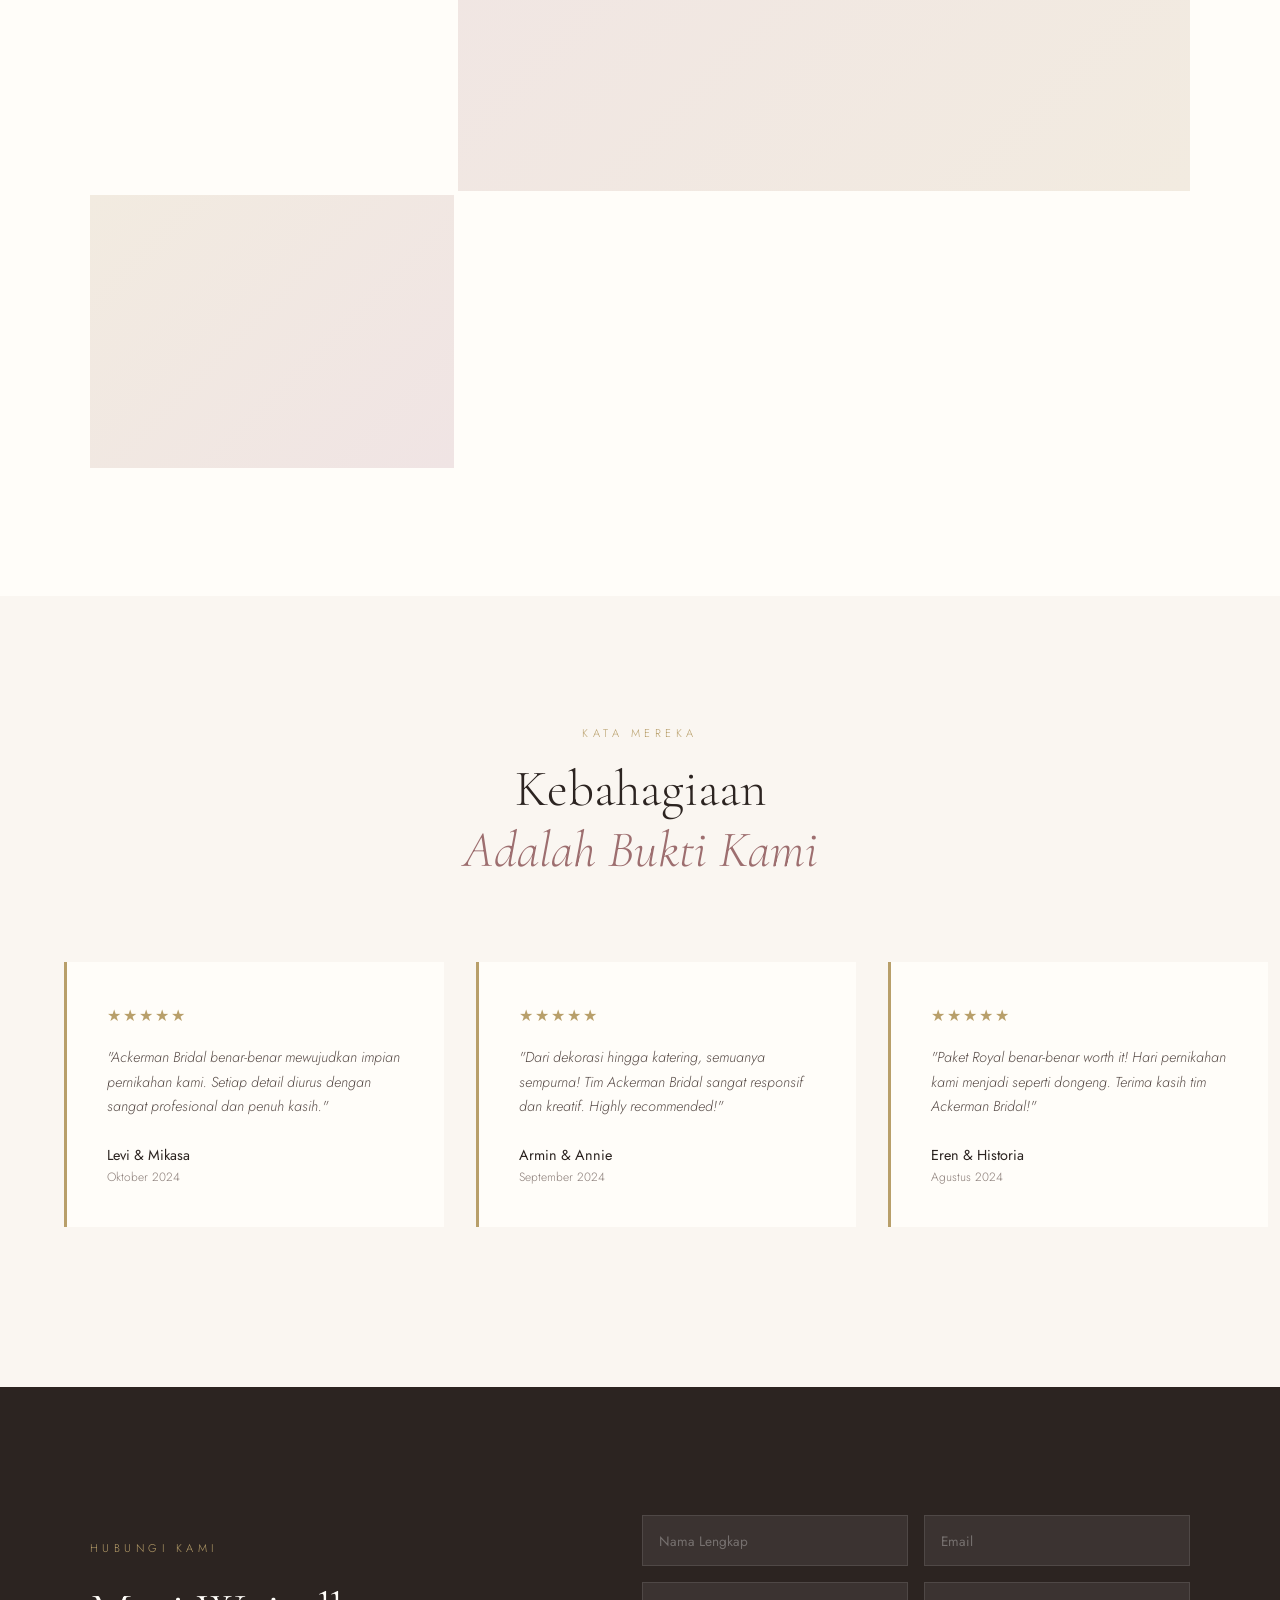
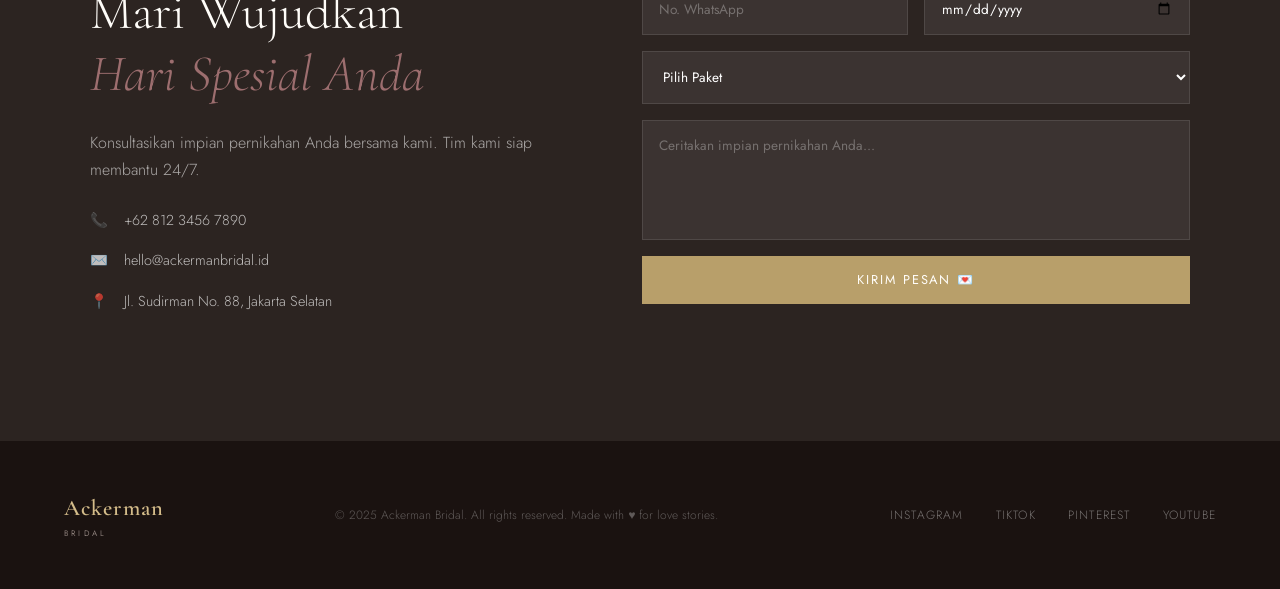
<file: wedding-organizer/index.html>
<!DOCTYPE html>
<html lang="id">
<head>
  <meta charset="UTF-8" />
  <meta name="viewport" content="width=device-width, initial-scale=1.0" />
  <title>Ackerman Bridal — Wedding Organizer</title>
  <link rel="stylesheet" href="style.css" />
  <link rel="preconnect" href="https://fonts.googleapis.com">
  <link href="https://fonts.googleapis.com/css2?family=Cormorant+Garamond:ital,wght@0,300;0,400;0,600;1,300;1,400&family=Jost:wght@200;300;400&display=swap" rel="stylesheet">
</head>
<body>

  <!-- Cursor -->
  <div class="cursor" id="cursor"></div>
  <div class="cursor-follower" id="cursor-follower"></div>

  <!-- Grain overlay -->
  <div class="grain"></div>

  <!-- NAV -->
  <nav class="nav" id="nav">
    <div class="nav-logo">
      <span class="logo-text">Ackerman</span>
      <span class="logo-sub">BRIDAL</span>
    </div>
    <ul class="nav-links">
      <li><a href="#layanan">Layanan</a></li>
      <li><a href="#paket">Paket</a></li>
      <li><a href="#galeri">Galeri</a></li>
      <li><a href="#kontak">Kontak</a></li>
    </ul>
    <a href="#kontak" class="nav-cta">Konsultasi Gratis</a>
    <button class="nav-toggle" id="navToggle">
      <span></span><span></span><span></span>
    </button>
  </nav>

  <!-- HERO -->
  <section class="hero">
    <div class="hero-bg">
      <div class="hero-circle c1"></div>
      <div class="hero-circle c2"></div>
      <div class="hero-circle c3"></div>
    </div>
    <div class="hero-content">
      <p class="hero-eyebrow reveal">Wedding Organizer Premium</p>
      <h1 class="hero-title reveal">
        <span class="line">Kisah Cinta</span>
        <span class="line italic">Yang Sempurna</span>
        <span class="line">Dimulai di Sini</span>
      </h1>
      <p class="hero-desc reveal">Kami hadir untuk mengubah hari istimewa Anda menjadi memori abadi yang tak terlupakan. Dipercaya lebih dari 500 pasangan bahagia.</p>
      <div class="hero-actions reveal">
        <a href="#paket" class="btn-primary">Lihat Paket Kami</a>
        <a href="#galeri" class="btn-ghost">Portofolio ↗</a>
      </div>
    </div>
    <div class="hero-badge">
      <div class="badge-ring">
        <svg viewBox="0 0 200 200">
          <defs>
            <path id="circlePath" d="M 100,100 m -75,0 a 75,75 0 1,1 150,0 a 75,75 0 1,1 -150,0"/>
          </defs>
          <text fill="#b89f6a">
            <textPath href="#circlePath">★ SINCE 2018 ★ ACKERMAN BRIDAL ★ WEDDING ORGANIZER ★</textPath>
          </text>
        </svg>
        <span class="badge-icon">💍</span>
      </div>
    </div>
    <div class="hero-scroll">
      <span>Scroll</span>
      <div class="scroll-line"></div>
    </div>
  </section>

  <!-- NUMBERS -->
  <section class="numbers">
    <div class="numbers-inner">
      <div class="num-item reveal">
        <span class="num" data-target="500">0</span><span class="num-plus">+</span>
        <p>Pasangan Bahagia</p>
      </div>
      <div class="num-divider"></div>
      <div class="num-item reveal">
        <span class="num" data-target="8">0</span><span class="num-plus"> Tahun</span>
        <p>Pengalaman</p>
      </div>
      <div class="num-divider"></div>
      <div class="num-item reveal">
        <span class="num" data-target="120">0</span><span class="num-plus">+</span>
        <p>Vendor Partner</p>
      </div>
      <div class="num-divider"></div>
      <div class="num-item reveal">
        <span class="num" data-target="98">0</span><span class="num-plus">%</span>
        <p>Kepuasan Klien</p>
      </div>
    </div>
  </section>

  <!-- LAYANAN -->
  <section class="layanan" id="layanan">
    <div class="section-header reveal">
      <p class="section-eyebrow">Layanan Kami</p>
      <h2 class="section-title">Setiap Detail<br><em>Direncanakan dengan Cinta</em></h2>
    </div>
    <div class="layanan-grid">
      <div class="layanan-card reveal" style="--delay:0.1s">
        <div class="card-icon">🌸</div>
        <h3>Dekorasi & Florist</h3>
        <p>Rangkaian bunga segar dan dekorasi venue yang memukau sesuai tema impian Anda.</p>
        <a href="#" class="card-link">Pelajari →</a>
      </div>
      <div class="layanan-card reveal" style="--delay:0.2s">
        <div class="card-icon">🍽️</div>
        <h3>Katering Premium</h3>
        <p>Sajian kuliner pilihan dari chef berpengalaman untuk memanjakan selera tamu undangan.</p>
        <a href="#" class="card-link">Pelajari →</a>
      </div>
      <div class="layanan-card reveal" style="--delay:0.3s">
        <div class="card-icon">📸</div>
        <h3>Foto & Videografi</h3>
        <p>Dokumentasi momen berharga dengan sentuhan artistik berkelas oleh fotografer terbaik.</p>
        <a href="#" class="card-link">Pelajari →</a>
      </div>
      <div class="layanan-card reveal" style="--delay:0.4s">
        <div class="card-icon">🎵</div>
        <h3>Hiburan & Musik</h3>
        <p>Live band, DJ, dan entertainment pilihan untuk menghadirkan suasana pesta yang meriah.</p>
        <a href="#" class="card-link">Pelajari →</a>
      </div>
      <div class="layanan-card reveal" style="--delay:0.5s">
        <div class="card-icon">👗</div>
        <h3>Busana Pengantin</h3>
        <p>Koleksi gaun dan jas pengantin eksklusif dari desainer ternama pilihan.</p>
        <a href="#" class="card-link">Pelajari →</a>
      </div>
      <div class="layanan-card reveal" style="--delay:0.6s">
        <div class="card-icon">🚗</div>
        <h3>Transportasi Mewah</h3>
        <p>Armada kendaraan premium untuk mengantar Anda ke momen paling bersejarah.</p>
        <a href="#" class="card-link">Pelajari →</a>
      </div>
    </div>
  </section>

  <!-- PAKET -->
  <section class="paket" id="paket">
    <div class="section-header reveal">
      <p class="section-eyebrow">Pilih Paket</p>
      <h2 class="section-title">Paket Pernikahan<br><em>Sesuai Impian Anda</em></h2>
    </div>
    <div class="paket-grid">
      <div class="paket-card reveal">
        <p class="paket-label">Silver</p>
        <h3 class="paket-name">Intimate</h3>
        <p class="paket-price">Rp 45 <span>Juta</span></p>
        <ul class="paket-features">
          <li>✓ Dekorasi Venue</li>
          <li>✓ Katering 100 Tamu</li>
          <li>✓ Dokumentasi Foto</li>
          <li>✓ Wedding Planner</li>
          <li>✓ MC Profesional</li>
          <li class="muted">✗ Video Sinematik</li>
          <li class="muted">✗ Live Band</li>
        </ul>
        <a href="#kontak" class="btn-outline">Pilih Paket</a>
      </div>
      <div class="paket-card featured reveal">
        <div class="paket-badge-top">Paling Populer</div>
        <p class="paket-label">Gold</p>
        <h3 class="paket-name">Grand</h3>
        <p class="paket-price">Rp 85 <span>Juta</span></p>
        <ul class="paket-features">
          <li>✓ Dekorasi Premium</li>
          <li>✓ Katering 250 Tamu</li>
          <li>✓ Foto + Video Sinematik</li>
          <li>✓ Wedding Planner Senior</li>
          <li>✓ MC + Live Band</li>
          <li>✓ Busana Pengantin</li>
          <li class="muted">✗ Bulan Madu</li>
        </ul>
        <a href="#kontak" class="btn-primary">Pilih Paket</a>
      </div>
      <div class="paket-card reveal">
        <p class="paket-label">Platinum</p>
        <h3 class="paket-name">Royal</h3>
        <p class="paket-price">Rp 150 <span>Juta</span></p>
        <ul class="paket-features">
          <li>✓ Dekorasi Eksklusif</li>
          <li>✓ Katering 500 Tamu</li>
          <li>✓ Full Dokumentasi</li>
          <li>✓ Tim Planner Dedicated</li>
          <li>✓ Entertainment Full</li>
          <li>✓ Busana Couture</li>
          <li>✓ Paket Bulan Madu</li>
        </ul>
        <a href="#kontak" class="btn-outline">Pilih Paket</a>
      </div>
    </div>
  </section>

  <!-- GALERI -->
  <section class="galeri" id="galeri">
    <div class="section-header reveal">
      <p class="section-eyebrow">Galeri</p>
      <h2 class="section-title">Momen Indah<br><em>Yang Kami Abadikan</em></h2>
    </div>
    <div class="galeri-grid">
      <div class="galeri-item g1 reveal"><div class="galeri-inner"><span>Levi & Mikasa</span><p>Grand Ballroom Jakarta</p></div></div>
      <div class="galeri-item g2 reveal"><div class="galeri-inner"><span>Armin & Annie</span><p>Garden Wedding Bandung</p></div></div>
      <div class="galeri-item g3 reveal"><div class="galeri-inner"><span>Eren & Historia</span><p>Intimate Bali Beach</p></div></div>
      <div class="galeri-item g4 reveal"><div class="galeri-inner"><span>Reiner & Bertholdt</span><p>Classic Church Surabaya</p></div></div>
      <div class="galeri-item g5 reveal"><div class="galeri-inner"><span>Jean & Sasha</span><p>Rustic Yogyakarta</p></div></div>
    </div>
  </section>

  <!-- TESTIMONI -->
  <section class="testimoni">
    <div class="section-header reveal">
      <p class="section-eyebrow">Kata Mereka</p>
      <h2 class="section-title">Kebahagiaan<br><em>Adalah Bukti Kami</em></h2>
    </div>
    <div class="testi-wrapper">
      <div class="testi-track" id="testiTrack">
        <div class="testi-card">
          <div class="stars">★★★★★</div>
          <p>"Ackerman Bridal benar-benar mewujudkan impian pernikahan kami. Setiap detail diurus dengan sangat profesional dan penuh kasih."</p>
          <div class="testi-author"><strong>Levi & Mikasa</strong><span>Oktober 2024</span></div>
        </div>
        <div class="testi-card">
          <div class="stars">★★★★★</div>
          <p>"Dari dekorasi hingga katering, semuanya sempurna! Tim Ackerman Bridal sangat responsif dan kreatif. Highly recommended!"</p>
          <div class="testi-author"><strong>Armin & Annie</strong><span>September 2024</span></div>
        </div>
        <div class="testi-card">
          <div class="stars">★★★★★</div>
          <p>"Paket Royal benar-benar worth it! Hari pernikahan kami menjadi seperti dongeng. Terima kasih tim Ackerman Bridal!"</p>
          <div class="testi-author"><strong>Eren & Historia</strong><span>Agustus 2024</span></div>
        </div>
        <div class="testi-card">
          <div class="stars">★★★★★</div>
          <p>"Profesional, detail, dan hati-hati. Semua vendor yang direkomendasikan berkualitas tinggi. Wedding kami jadi luar biasa!"</p>
          <div class="testi-author"><strong>Jean & Sasha</strong><span>Juli 2024</span></div>
        </div>
      </div>
    </div>
  </section>

  <!-- KONTAK -->
  <section class="kontak" id="kontak">
    <div class="kontak-inner">
      <div class="kontak-left reveal">
        <p class="section-eyebrow">Hubungi Kami</p>
        <h2 class="section-title">Mari Wujudkan<br><em>Hari Spesial Anda</em></h2>
        <p>Konsultasikan impian pernikahan Anda bersama kami. Tim kami siap membantu 24/7.</p>
        <div class="kontak-info">
          <div class="info-item">📞 <span>+62 812 3456 7890</span></div>
          <div class="info-item">✉️ <span>hello@ackermanbridal.id</span></div>
          <div class="info-item">📍 <span>Jl. Sudirman No. 88, Jakarta Selatan</span></div>
        </div>
      </div>
      <div class="kontak-right reveal">
        <form class="contact-form" id="contactForm">
          <div class="form-row">
            <input type="text" placeholder="Nama Lengkap" required />
            <input type="email" placeholder="Email" required />
          </div>
          <div class="form-row">
            <input type="text" placeholder="No. WhatsApp" />
            <input type="date" placeholder="Tanggal Pernikahan" />
          </div>
          <select>
            <option value="">Pilih Paket</option>
            <option>Intimate (Rp 45 Juta)</option>
            <option>Grand (Rp 85 Juta)</option>
            <option>Royal (Rp 150 Juta)</option>
          </select>
          <textarea placeholder="Ceritakan impian pernikahan Anda..."></textarea>
          <button type="submit" class="btn-primary full">Kirim Pesan 💌</button>
        </form>
      </div>
    </div>
  </section>

  <!-- FOOTER -->
  <footer class="footer">
    <div class="footer-logo">
      <span class="logo-text">Ackerman</span>
      <span class="logo-sub">BRIDAL</span>
    </div>
    <p>© 2025 Ackerman Bridal. All rights reserved. Made with ♥ for love stories.</p>
    <div class="footer-socials">
      <a href="#">Instagram</a>
      <a href="#">TikTok</a>
      <a href="#">Pinterest</a>
      <a href="#">YouTube</a>
    </div>
  </footer>

  <script src="script.js"></script>
</body>
</html>
</file>
<file: music-festival/style.css>
/* ========================
   MESSIFEST 2025 — CSS
   Psychedelic Neon Style
======================== */
*,*::before,*::after{box-sizing:border-box;margin:0;padding:0}
:root{
  --neon-green:#00ff88;
  --neon-pink:#ff00aa;
  --neon-yellow:#ffff00;
  --neon-blue:#00aaff;
  --neon-purple:#aa00ff;
  --dark:#060606;
  --dark2:#0d0d0d;
  --dark3:#111;
  --white:#f0f0f0;
  --font-head:'Barlow Condensed',sans-serif;
  --font-mono:'Space Mono',monospace;
}
html{scroll-behavior:smooth}
body{background:var(--dark);color:var(--white);font-family:var(--font-mono);overflow-x:hidden}

/* SCANLINES */
.scanlines{position:fixed;inset:0;pointer-events:none;z-index:9999;background:repeating-linear-gradient(0deg,transparent,transparent 2px,rgba(0,0,0,0.03) 2px,rgba(0,0,0,0.03) 4px);animation:scanlines-anim 8s linear infinite}
@keyframes scanlines-anim{0%{background-position:0 0}100%{background-position:0 100%}}

/* NAV */
.nav{position:fixed;top:0;left:0;right:0;z-index:1000;display:flex;align-items:center;justify-content:space-between;padding:1.2rem 4rem;background:rgba(6,6,6,0.9);backdrop-filter:blur(10px);border-bottom:1px solid rgba(0,255,136,0.15)}
.nav-logo{font-family:var(--font-head);font-size:1.8rem;font-weight:900;color:var(--white);letter-spacing:0.08em}
.nav-logo span{color:var(--neon-green)}
.nav-links{display:flex;gap:2.5rem;list-style:none}
.nav-links a{color:rgba(255,255,255,0.5);font-size:0.75rem;text-decoration:none;letter-spacing:0.2em;text-transform:uppercase;transition:color 0.3s}
.nav-links a:hover{color:var(--neon-green)}
.nav-ticket{background:transparent;border:1px solid var(--neon-green);color:var(--neon-green);padding:0.6rem 1.5rem;font-family:var(--font-mono);font-size:0.7rem;letter-spacing:0.2em;text-transform:uppercase;text-decoration:none;transition:all 0.3s;box-shadow:0 0 10px rgba(0,255,136,0.1)}
.nav-ticket:hover{background:var(--neon-green);color:var(--dark);box-shadow:0 0 20px rgba(0,255,136,0.4)}

/* HERO */
.hero{min-height:100vh;display:flex;flex-direction:column;align-items:center;justify-content:center;padding:6rem 4rem 4rem;position:relative;overflow:hidden;text-align:center}
.hero-bg{position:absolute;inset:0}
.orb{position:absolute;border-radius:50%;filter:blur(120px);animation:orb-float 6s ease-in-out infinite}
.o1{width:500px;height:500px;background:rgba(0,255,136,0.15);top:-100px;left:-100px;animation-delay:0s}
.o2{width:400px;height:400px;background:rgba(255,0,170,0.12);bottom:-50px;right:-50px;animation-delay:2s}
.o3{width:350px;height:350px;background:rgba(170,0,255,0.1);top:40%;left:50%;transform:translate(-50%,-50%);animation-delay:4s}
@keyframes orb-float{0%,100%{transform:translate(0,0)}50%{transform:translate(20px,-30px)}}
.o3{animation:orb-float3 8s ease-in-out infinite}
@keyframes orb-float3{0%,100%{transform:translate(-50%,-50%)}50%{transform:translate(calc(-50% + 20px),calc(-50% - 20px))}}
.grid-overlay{position:absolute;inset:0;background-image:linear-gradient(rgba(0,255,136,0.03) 1px,transparent 1px),linear-gradient(90deg,rgba(0,255,136,0.03) 1px,transparent 1px);background-size:40px 40px}

.hero-content{position:relative;z-index:2;max-width:900px}
.hero-dates{font-size:0.75rem;letter-spacing:0.4em;text-transform:uppercase;color:var(--neon-green);margin-bottom:1.5rem;font-family:var(--font-mono)}
.hero-title{font-family:var(--font-head);line-height:0.85;margin-bottom:1rem}
.ht1{display:block;font-size:clamp(5rem,14vw,13rem);font-weight:900;color:transparent;-webkit-text-stroke:2px var(--neon-green);letter-spacing:-0.02em;text-shadow:0 0 60px rgba(0,255,136,0.3)}
.ht2{display:block;font-size:clamp(5rem,14vw,13rem);font-weight:900;background:linear-gradient(to right,var(--neon-pink),var(--neon-purple));-webkit-background-clip:text;-webkit-text-fill-color:transparent;letter-spacing:-0.02em;text-shadow:none;filter:drop-shadow(0 0 30px rgba(255,0,170,0.4))}
.ht3{display:block;font-size:clamp(3rem,8vw,7rem);font-weight:300;color:var(--neon-yellow);letter-spacing:0.4em;-webkit-text-stroke:0.5px var(--neon-yellow);text-shadow:0 0 30px rgba(255,255,0,0.4)}

/* GLITCH */
.glitch-text{position:relative;font-size:0.85rem;letter-spacing:0.4em;text-transform:uppercase;color:var(--white);margin:1rem 0;font-family:var(--font-head);font-weight:600}
.glitch-text::before,.glitch-text::after{content:attr(data-text);position:absolute;top:0;left:0;width:100%;letter-spacing:0.4em;font-size:0.85rem;font-family:var(--font-head);font-weight:600}
.glitch-text::before{left:2px;text-shadow:-2px 0 var(--neon-pink);clip-path:polygon(0 10%,100% 10%,100% 44%,0 44%);animation:glitch1 3s infinite}
.glitch-text::after{left:-2px;text-shadow:2px 0 var(--neon-blue);clip-path:polygon(0 55%,100% 55%,100% 90%,0 90%);animation:glitch2 3s infinite}
@keyframes glitch1{0%,94%,100%{clip-path:polygon(0 10%,100% 10%,100% 44%,0 44%);transform:none}95%{clip-path:polygon(0 5%,100% 5%,100% 48%,0 48%);transform:translateX(-3px)}}
@keyframes glitch2{0%,90%,100%{clip-path:polygon(0 55%,100% 55%,100% 90%,0 90%);transform:none}91%{clip-path:polygon(0 58%,100% 58%,100% 94%,0 94%);transform:translateX(3px)}}

.hero-location{font-size:0.7rem;letter-spacing:0.25em;color:rgba(255,255,255,0.5);margin:1rem 0 2rem;text-transform:uppercase}
.hero-actions{display:flex;align-items:center;justify-content:center;gap:2rem;margin-bottom:3rem;flex-wrap:wrap}
.btn-neon{background:var(--neon-green);color:var(--dark);padding:1rem 2.5rem;font-family:var(--font-mono);font-size:0.8rem;font-weight:700;letter-spacing:0.15em;text-transform:uppercase;text-decoration:none;display:inline-block;transition:all 0.3s;box-shadow:0 0 20px rgba(0,255,136,0.3);position:relative;overflow:hidden}
.btn-neon:hover{box-shadow:0 0 40px rgba(0,255,136,0.6);transform:translateY(-3px)}
.btn-ghost{color:var(--white);text-decoration:none;font-size:0.75rem;letter-spacing:0.2em;text-transform:uppercase;border:1px solid rgba(255,255,255,0.2);padding:1rem 2rem;transition:all 0.3s}
.btn-ghost:hover{border-color:var(--neon-green);color:var(--neon-green)}

/* COUNTDOWN */
.countdown{display:flex;align-items:center;justify-content:center;gap:1rem;margin-top:1rem}
.cd-item{text-align:center}
.cd-num{display:block;font-family:var(--font-head);font-size:clamp(2.5rem,5vw,4rem);font-weight:900;color:var(--neon-green);text-shadow:0 0 20px rgba(0,255,136,0.5);line-height:1}
.cd-label{font-size:0.6rem;letter-spacing:0.3em;text-transform:uppercase;color:rgba(255,255,255,0.4);margin-top:0.25rem;display:block}
.cd-sep{font-family:var(--font-head);font-size:3rem;color:var(--neon-green);opacity:0.5;animation:blink 1s step-end infinite}
@keyframes blink{0%,100%{opacity:0.5}50%{opacity:0.1}}

.hero-scroll-text{position:absolute;bottom:2rem;left:50%;transform:translateX(-50%);font-size:0.6rem;letter-spacing:0.4em;text-transform:uppercase;color:rgba(255,255,255,0.3);animation:bounce-down 2s ease-in-out infinite}
@keyframes bounce-down{0%,100%{transform:translateX(-50%) translateY(0)}50%{transform:translateX(-50%) translateY(8px)}}

/* ANNOUNCE BAR */
.announce-bar{background:var(--neon-pink);overflow:hidden;padding:0.5rem 0}
.announce-inner{display:inline-flex;white-space:nowrap;animation:marquee-bar 20s linear infinite}
.announce-inner span{font-family:var(--font-head);font-size:0.85rem;font-weight:600;letter-spacing:0.15em;color:var(--dark);padding:0 1.5rem}
.bar-sep{color:rgba(0,0,0,0.4)!important}
@keyframes marquee-bar{0%{transform:translateX(0)}100%{transform:translateX(-50%)}}

/* SECTION COMMON */
.sec-tag{font-family:var(--font-mono);font-size:0.7rem;letter-spacing:0.4em;color:var(--neon-green);margin-bottom:1rem}
.sec-title{font-family:var(--font-head);font-size:clamp(3.5rem,8vw,7rem);font-weight:900;line-height:0.85;margin-bottom:2.5rem;color:var(--white);letter-spacing:0.02em}

/* LINEUP */
.lineup{padding:8rem 4rem;background:var(--dark2)}
.lineup-header{margin-bottom:2rem}
.lineup-day-tabs{display:flex;gap:0;margin-bottom:3rem;border:1px solid rgba(0,255,136,0.2)}
.day-tab{flex:1;background:transparent;border:none;color:rgba(255,255,255,0.4);padding:0.8rem;font-family:var(--font-mono);font-size:0.7rem;letter-spacing:0.2em;text-transform:uppercase;cursor:pointer;transition:all 0.3s;border-right:1px solid rgba(0,255,136,0.2)}
.day-tab:last-child{border-right:none}
.day-tab.active{background:var(--neon-green);color:var(--dark);font-weight:700}
.day-tab:hover:not(.active){color:var(--neon-green)}

.lineup-grid{display:grid;grid-template-columns:repeat(3,1fr);gap:1px;background:rgba(255,255,255,0.05)}
.artist{background:var(--dark2);padding:2rem 1.5rem;position:relative;cursor:pointer;transition:background 0.3s}
.artist:hover{background:var(--dark3)}
.artist-badge{position:absolute;top:1rem;right:1rem;background:var(--neon-green);color:var(--dark);font-size:0.55rem;padding:0.2rem 0.6rem;font-weight:700;letter-spacing:0.2em}
.artist h3{font-family:var(--font-head);font-size:1.8rem;font-weight:900;color:var(--white);letter-spacing:0.05em;margin-bottom:0.3rem}
.artist p{color:rgba(255,255,255,0.4);font-size:0.75rem;margin-bottom:0.75rem}
.artist-stage{font-size:0.6rem;letter-spacing:0.2em;color:var(--neon-green);text-transform:uppercase}
.artist.headliner{grid-column:span 3;background:linear-gradient(135deg,rgba(0,255,136,0.08),rgba(170,0,255,0.08));border:1px solid rgba(0,255,136,0.2)}
.artist.headliner h3{font-size:3.5rem;background:linear-gradient(to right,var(--neon-green),var(--neon-yellow));-webkit-background-clip:text;-webkit-text-fill-color:transparent}
.artist.featured h3{color:var(--neon-pink)}
.artist.more{background:transparent;border:1px dashed rgba(255,255,255,0.1);display:flex;flex-direction:column;align-items:center;justify-content:center;text-align:center}
.artist.more h3{color:rgba(255,255,255,0.3)}

/* STAGES */
.stages{padding:8rem 4rem;background:var(--dark)}
.stages-grid{display:grid;grid-template-columns:repeat(5,1fr);gap:4px;margin-top:2rem}
.stage-card{padding:2.5rem 1.5rem;border:1px solid;position:relative;overflow:hidden;transition:transform 0.3s}
.stage-card:hover{transform:translateY(-8px)}
.stage-card::before{content:'';position:absolute;inset:0;opacity:0.05;transition:opacity 0.3s}
.stage-card:hover::before{opacity:0.12}
.s1{border-color:rgba(0,255,136,0.3);color:var(--neon-green)}.s1::before{background:var(--neon-green)}
.s2{border-color:rgba(255,0,170,0.3);color:var(--neon-pink)}.s2::before{background:var(--neon-pink)}
.s3{border-color:rgba(0,170,255,0.3);color:var(--neon-blue)}.s3::before{background:var(--neon-blue)}
.s4{border-color:rgba(255,255,0,0.3);color:var(--neon-yellow)}.s4::before{background:var(--neon-yellow)}
.s5{border-color:rgba(170,0,255,0.3);color:var(--neon-purple)}.s5::before{background:var(--neon-purple)}
.stage-num{font-family:var(--font-head);font-size:4rem;font-weight:900;opacity:0.2;line-height:1;margin-bottom:0.5rem}
.stage-card h3{font-family:var(--font-head);font-size:1.2rem;font-weight:700;margin-bottom:0.75rem;letter-spacing:0.05em}
.stage-card p{color:rgba(255,255,255,0.4);font-size:0.72rem;line-height:1.5;margin-bottom:1rem}
.stage-genre{font-size:0.6rem;letter-spacing:0.2em;text-transform:uppercase;opacity:0.7}

/* TICKETS */
.tickets{padding:8rem 4rem;background:var(--dark2)}
.tickets-grid{display:grid;grid-template-columns:repeat(3,1fr);gap:2px;margin-top:2rem}
.ticket-card{border:1px solid rgba(255,255,255,0.1);padding:3rem 2rem;position:relative;transition:border-color 0.3s,transform 0.3s}
.ticket-card:hover{border-color:var(--neon-green);transform:translateY(-8px)}
.ticket-card.hot{border-color:rgba(0,255,136,0.4);background:rgba(0,255,136,0.03)}
.tc-flame{position:absolute;top:1.5rem;right:1.5rem;font-size:0.7rem;background:var(--neon-pink);color:var(--dark);padding:0.2rem 0.6rem;font-weight:700;letter-spacing:0.1em}
.tc-type{font-size:0.65rem;letter-spacing:0.3em;text-transform:uppercase;color:var(--neon-green);margin-bottom:0.5rem}
.tc-header h3{font-family:var(--font-head);font-size:2rem;font-weight:700;color:var(--white);margin-bottom:1.5rem}
.tc-price{font-family:var(--font-head);font-size:3rem;font-weight:900;color:var(--neon-green);margin-bottom:2rem;line-height:1}
.tc-price span{font-size:1.5rem}
.ticket-card ul{list-style:none;margin-bottom:2rem}
.ticket-card li{padding:0.5rem 0;font-size:0.8rem;color:rgba(255,255,255,0.6);border-bottom:1px solid rgba(255,255,255,0.05)}
.ticket-card li:first-child{color:var(--white)}
.btn-ticket{display:block;text-align:center;background:transparent;border:1px solid var(--neon-green);color:var(--neon-green);padding:0.9rem;font-family:var(--font-mono);font-size:0.75rem;letter-spacing:0.15em;text-transform:uppercase;text-decoration:none;transition:all 0.3s;margin-bottom:1rem}
.btn-ticket:hover{background:var(--neon-green);color:var(--dark)}
.btn-ticket.glow{background:var(--neon-green);color:var(--dark);box-shadow:0 0 20px rgba(0,255,136,0.3)}
.tc-stock{font-size:0.65rem;letter-spacing:0.2em;text-transform:uppercase;color:rgba(255,255,255,0.3);text-align:center}
.hot-stock{color:var(--neon-pink);animation:pulse-stock 2s infinite}
@keyframes pulse-stock{0%,100%{opacity:1}50%{opacity:0.4}}

/* FAQ */
.faq{padding:6rem 4rem;background:var(--dark)}
.faq-list{max-width:700px;margin-top:2rem}
.faq-item{border-bottom:1px solid rgba(255,255,255,0.08);cursor:pointer}
.faq-q{display:flex;justify-content:space-between;align-items:center;padding:1.5rem 0;font-size:0.9rem;color:var(--white);transition:color 0.3s;letter-spacing:0.02em}
.faq-q span{color:var(--neon-green);font-size:1.2rem;transition:transform 0.3s;font-family:var(--font-head);font-weight:900}
.faq-item.open .faq-q{color:var(--neon-green)}
.faq-item.open .faq-q span{transform:rotate(45deg)}
.faq-a{max-height:0;overflow:hidden;color:rgba(255,255,255,0.5);font-size:0.85rem;line-height:1.7;transition:max-height 0.4s ease,padding 0.3s}
.faq-item.open .faq-a{max-height:200px;padding-bottom:1.5rem}

/* FOOTER */
footer{background:var(--dark2);border-top:1px solid rgba(0,255,136,0.1);padding:4rem}
.footer-top{display:flex;justify-content:space-between;align-items:flex-start;flex-wrap:wrap;gap:2rem;margin-bottom:3rem}
.footer-logo{font-family:var(--font-head);font-size:2.5rem;font-weight:900;color:var(--white);line-height:1.1}
.footer-logo span{color:var(--neon-green)}
.footer-logo small{font-size:1rem;color:rgba(255,255,255,0.3);letter-spacing:0.3em}
.footer-info p{color:rgba(255,255,255,0.4);font-size:0.8rem;margin-bottom:0.5rem}
.footer-socials{display:flex;flex-direction:column;gap:0.5rem;align-items:flex-end}
.footer-socials a{color:rgba(255,255,255,0.3);text-decoration:none;font-size:0.8rem;letter-spacing:0.1em;transition:color 0.3s}
.footer-socials a:hover{color:var(--neon-green)}
.footer-bottom{border-top:1px solid rgba(255,255,255,0.05);padding-top:2rem}
.footer-bottom p{color:rgba(255,255,255,0.2);font-size:0.75rem;text-align:center;letter-spacing:0.1em}

@media(max-width:768px){
  .nav{padding:1rem 1.5rem}
  .nav-links{display:none}
  .hero{padding:5rem 1.5rem 4rem}
  .lineup{padding:5rem 1.5rem}
  .lineup-grid{grid-template-columns:1fr}
  .artist.headliner{grid-column:auto}
  .stages{padding:5rem 1.5rem}
  .stages-grid{grid-template-columns:1fr 1fr;gap:4px}
  .tickets{padding:5rem 1.5rem}
  .tickets-grid{grid-template-columns:1fr}
  .faq{padding:5rem 1.5rem}
  footer{padding:3rem 1.5rem}
  .footer-top{flex-direction:column}
  .footer-socials{align-items:flex-start}
  .countdown{gap:0.5rem}
}
</file>
<file: photography-studio/style.css>
/* ========================
   ITACHI LENS STUDIO — CSS
   Editorial Minimal B&W+Red
======================== */
*,*::before,*::after{box-sizing:border-box;margin:0;padding:0}
:root{
  --red:#cc0000;
  --red-dark:#990000;
  --black:#0a0a0a;
  --black2:#141414;
  --black3:#1e1e1e;
  --off-white:#f8f6f2;
  --light-gray:#e8e4de;
  --mid-gray:#b0a898;
  --dark-gray:#5a5550;
  --white:#ffffff;
  --font-display:'Playfair Display',serif;
  --font-body:'Syne',sans-serif;
  --trans:0.4s cubic-bezier(0.25,0.46,0.45,0.94);
}
html{scroll-behavior:smooth}
body{background:var(--off-white);color:var(--black);font-family:var(--font-body);font-weight:300;overflow-x:hidden}

/* PROGRESS */
.progress-bar{position:fixed;top:0;left:0;height:2px;background:var(--red);z-index:9999;width:0%;transition:width 0.1s}

/* NAV */
.nav{position:fixed;top:0;left:0;right:0;z-index:1000;display:flex;align-items:center;justify-content:space-between;padding:1.5rem 4rem;background:rgba(248,246,242,0.95);backdrop-filter:blur(10px);border-bottom:1px solid var(--light-gray);transition:padding var(--trans)}
.nav.compact{padding:1rem 4rem}
.nav-logo{display:flex;align-items:center;gap:0.6rem;text-decoration:none}
.logo-mark{color:var(--red);font-size:0.8rem;animation:pulse-mark 3s ease-in-out infinite}
.logo-mark.red{color:var(--red)}
@keyframes pulse-mark{0%,100%{opacity:1}50%{opacity:0.3}}
.logo-word{font-family:var(--font-body);font-size:1.2rem;font-weight:700;color:var(--black);letter-spacing:0.15em}
.logo-word em{font-style:italic;color:var(--red)}
.nav-links{display:flex;gap:2.5rem;list-style:none}
.nav-links a{color:var(--dark-gray);font-size:0.78rem;text-decoration:none;letter-spacing:0.15em;text-transform:uppercase;transition:color var(--trans);position:relative}
.nav-links a::after{content:'';position:absolute;bottom:-2px;left:0;width:0;height:1px;background:var(--red);transition:width var(--trans)}
.nav-links a:hover{color:var(--black)}
.nav-links a:hover::after{width:100%}
.nav-book{background:var(--black);color:var(--white);padding:0.6rem 1.4rem;font-size:0.72rem;letter-spacing:0.15em;text-transform:uppercase;text-decoration:none;transition:background var(--trans)}
.nav-book:hover{background:var(--red)}

/* HERO */
.hero{min-height:100vh;display:grid;grid-template-columns:1fr 1fr;grid-template-rows:1fr auto;padding:6rem 0 0;background:var(--off-white);position:relative}
.hero-left{padding:4rem 4rem 4rem 8rem;display:flex;flex-direction:column;justify-content:center;position:relative}
.hl-number{position:absolute;top:5rem;left:2rem;font-size:6rem;font-weight:700;color:var(--light-gray);letter-spacing:-0.02em;user-select:none}
.hl-eyebrow{font-size:0.7rem;letter-spacing:0.35em;text-transform:uppercase;color:var(--red);margin-bottom:1.5rem}
.hl-title{font-family:var(--font-display);font-size:clamp(3rem,5vw,5rem);font-weight:400;line-height:1.1;color:var(--black);margin-bottom:1.5rem}
.hl-title em{font-style:italic;color:var(--red)}
.hl-body{color:var(--dark-gray);max-width:400px;line-height:1.75;margin-bottom:2.5rem;font-size:0.95rem}
.hl-actions{display:flex;gap:1.5rem;align-items:center}

/* BUTTONS */
.btn-primary{background:var(--black);color:var(--white);padding:0.85rem 2rem;font-family:var(--font-body);font-size:0.78rem;font-weight:500;letter-spacing:0.15em;text-transform:uppercase;text-decoration:none;display:inline-block;transition:all var(--trans)}
.btn-primary:hover{background:var(--red)}
.btn-primary.full-w{width:100%;text-align:center;cursor:pointer;border:none}
.btn-primary.primary{background:var(--black)}
.btn-secondary{color:var(--black);font-size:0.82rem;text-decoration:none;letter-spacing:0.1em;transition:color var(--trans)}
.btn-secondary:hover{color:var(--red)}
.btn-book{display:block;text-align:center;border:1px solid var(--black);color:var(--black);padding:0.85rem;font-family:var(--font-body);font-size:0.78rem;letter-spacing:0.15em;text-transform:uppercase;text-decoration:none;transition:all var(--trans)}
.btn-book:hover{background:var(--black);color:var(--white)}
.btn-book.primary{background:var(--black);color:var(--white)}
.btn-book.primary:hover{background:var(--red);border-color:var(--red)}

/* HERO RIGHT */
.hero-right{background:var(--black);display:flex;align-items:center;justify-content:center;position:relative;overflow:hidden}
.hero-frame{width:100%;padding:3rem;display:flex;flex-direction:column;gap:1rem}
.frame-inner{aspect-ratio:3/4;position:relative;overflow:hidden}
.photo-placeholder{width:100%;height:100%;position:relative;overflow:hidden;background:var(--black3)}
.ph-grid{position:absolute;inset:0;display:grid;grid-template-columns:1fr 1fr 1fr;grid-template-rows:1fr 1fr}
.ph-cell{transition:opacity 2s ease}
.ph-cell.dark{background:rgba(204,0,0,0.08)}
.ph-center{position:absolute;inset:0;display:flex;flex-direction:column;align-items:center;justify-content:center;gap:1rem}
.ph-aperture{font-size:5rem;color:rgba(255,255,255,0.1);line-height:1;animation:rotate-slow 20s linear infinite}
@keyframes rotate-slow{0%{transform:rotate(0)}100%{transform:rotate(360deg)}}
.ph-label{font-family:var(--font-body);font-size:0.65rem;letter-spacing:0.5em;color:rgba(255,255,255,0.2);text-transform:uppercase}
.frame-caption{display:flex;justify-content:space-between;color:var(--dark-gray);font-size:0.7rem;letter-spacing:0.1em;padding:0 0.5rem}
.frame-num{color:var(--red)}

/* HERO BOTTOM BAR */
.hero-bottom-bar{grid-column:1/-1;background:var(--black);padding:1.2rem 8rem;display:flex;align-items:center;gap:2rem;font-size:0.72rem;letter-spacing:0.15em;text-transform:uppercase;color:var(--dark-gray)}
.hbb-dot{color:var(--red);font-size:1rem}

/* SECTION COMMON */
.sec-tag{font-size:0.65rem;letter-spacing:0.4em;text-transform:uppercase;color:var(--red);margin-bottom:1rem;display:block}
.sec-title{font-family:var(--font-display);font-size:clamp(2.2rem,4vw,3.8rem);font-weight:400;line-height:1.15;color:var(--black);margin-bottom:1.5rem}
.sec-title em{font-style:italic;color:var(--red)}
.sec-body{color:var(--dark-gray);line-height:1.75;margin-bottom:1rem;font-size:0.95rem}

/* ABOUT */
.about{display:grid;grid-template-columns:1fr 1fr;gap:0;padding:8rem 0;background:var(--white)}
.about-left{position:relative;overflow:hidden;min-height:500px}
.about-img{position:relative;width:100%;height:100%}
.img-block{position:absolute;background:var(--black)}
.b1{top:0;left:0;right:0;bottom:80px;background:var(--black3)}
.b2{bottom:0;left:4rem;right:0;height:100px;background:var(--red);opacity:0.15}
.img-overlay-text{position:absolute;bottom:2rem;left:2rem;font-family:var(--font-display);font-size:5rem;font-weight:700;color:rgba(255,255,255,0.06);line-height:1;pointer-events:none;letter-spacing:-0.02em}
.about-right{padding:6rem 6rem 6rem 4rem;display:flex;flex-direction:column;justify-content:center}
.about-stats{display:flex;gap:3rem;margin-top:2.5rem}
.as-item strong{display:block;font-family:var(--font-display);font-size:2.8rem;color:var(--black);font-weight:400;line-height:1}
.as-item span{font-size:0.72rem;letter-spacing:0.2em;text-transform:uppercase;color:var(--mid-gray);margin-top:0.4rem;display:block}

/* SERVICES */
.services{padding:8rem 4rem;background:var(--off-white)}
.services-header{margin-bottom:4rem}
.services-grid{display:grid;grid-template-columns:repeat(3,1fr);gap:2px}
.svc-card{background:var(--white);padding:2.5rem 2rem;border-left:2px solid transparent;transition:border-color var(--trans),background var(--trans)}
.svc-card:hover{border-color:var(--red);background:var(--off-white)}
.svc-num{font-family:var(--font-display);font-size:3rem;color:var(--light-gray);margin-bottom:1rem;line-height:1}
.svc-card h3{font-family:var(--font-display);font-size:1.3rem;color:var(--black);margin-bottom:0.75rem}
.svc-card p{color:var(--dark-gray);font-size:0.85rem;line-height:1.65;margin-bottom:1rem}
.svc-card ul{list-style:none;margin-bottom:1.5rem}
.svc-card ul li{font-size:0.8rem;color:var(--mid-gray);padding:0.3rem 0;border-bottom:1px solid var(--light-gray)}
.svc-card ul li::before{content:'— ';color:var(--red)}
.svc-link{font-size:0.72rem;letter-spacing:0.15em;text-transform:uppercase;color:var(--black);text-decoration:none;transition:color var(--trans)}
.svc-link:hover{color:var(--red)}

/* PORTFOLIO */
.portfolio{padding:8rem 4rem;background:var(--black)}
.portfolio-header{display:flex;align-items:flex-end;justify-content:space-between;margin-bottom:3rem;flex-wrap:wrap;gap:2rem}
.portfolio-header .sec-tag{color:rgba(255,255,255,0.3)}
.portfolio-header .sec-title{color:var(--white)}
.portfolio-header .sec-title em{color:var(--red)}
.port-filter{display:flex;gap:0}
.pf-btn{background:transparent;border:1px solid rgba(255,255,255,0.1);color:rgba(255,255,255,0.4);padding:0.5rem 1.2rem;font-family:var(--font-body);font-size:0.72rem;letter-spacing:0.15em;text-transform:uppercase;cursor:pointer;transition:all var(--trans)}
.pf-btn.active{background:var(--red);border-color:var(--red);color:white}
.pf-btn:hover:not(.active){color:white;border-color:rgba(255,255,255,0.3)}
.port-masonry{display:grid;grid-template-columns:repeat(3,1fr);grid-template-rows:auto auto;gap:4px}
.port-item{aspect-ratio:3/4;position:relative;overflow:hidden;cursor:pointer}
.port-item:nth-child(1){grid-row:span 2;aspect-ratio:auto}
.port-item:nth-child(4){grid-column:2/4;aspect-ratio:2/1}
.pi-overlay{position:absolute;inset:0;background:linear-gradient(to top,rgba(0,0,0,0.85),transparent);display:flex;align-items:flex-end;padding:1.5rem;opacity:0;transition:opacity var(--trans)}
.port-item:hover .pi-overlay{opacity:1}
.pi-overlay span{color:white;font-size:0.85rem;letter-spacing:0.1em}
.pi1{background:linear-gradient(160deg,#1a1a1a,#2a2020)}
.pi2{background:linear-gradient(160deg,#201818,#1a1a1a)}
.pi3{background:linear-gradient(160deg,#1a1820,#20181a)}
.pi4{background:linear-gradient(160deg,#181a20,#1a1818)}
.pi5{background:linear-gradient(160deg,#201a18,#1a2018)}
.pi6{background:linear-gradient(160deg,#18201a,#201818)}
/* decorative marks on portfolio items */
.port-item::before{content:'';position:absolute;inset:0;border:1px solid rgba(204,0,0,0);transition:border-color var(--trans);z-index:1}
.port-item:hover::before{border-color:rgba(204,0,0,0.4)}

/* PRICING */
.pricing{padding:8rem 4rem;background:var(--off-white)}
.pricing-header{margin-bottom:4rem}
.pricing-grid{display:grid;grid-template-columns:repeat(3,1fr);gap:2px}
.price-card{background:var(--white);padding:3rem 2.5rem;position:relative;transition:transform var(--trans),box-shadow var(--trans)}
.price-card:hover{transform:translateY(-6px);box-shadow:0 20px 60px rgba(0,0,0,0.1)}
.price-card.featured{background:var(--black);color:var(--white)}
.price-card.featured .pc-cat{color:var(--red)}
.price-card.featured h3,.price-card.featured .pc-dur{color:rgba(255,255,255,0.7)}
.price-card.featured .pc-price{color:var(--white)}
.price-card.featured ul li{color:rgba(255,255,255,0.6);border-bottom-color:rgba(255,255,255,0.08)}
.pc-badge{position:absolute;top:1.5rem;right:1.5rem;background:var(--red);color:white;font-size:0.6rem;padding:0.2rem 0.6rem;letter-spacing:0.1em;text-transform:uppercase}
.pc-cat{font-size:0.65rem;letter-spacing:0.35em;text-transform:uppercase;color:var(--red);margin-bottom:0.5rem;display:block}
.price-card h3{font-family:var(--font-display);font-size:1.8rem;color:var(--black);margin-bottom:1rem}
.pc-price{font-family:var(--font-display);font-size:2.5rem;color:var(--black);margin-bottom:0.3rem}
.pc-price span{font-size:1rem}
.pc-dur{font-size:0.72rem;color:var(--mid-gray);margin-bottom:1.5rem;display:block}
.price-card ul{list-style:none;margin-bottom:2rem}
.price-card ul li{font-size:0.82rem;color:var(--dark-gray);padding:0.45rem 0;border-bottom:1px solid var(--light-gray)}
.price-card ul li::before{content:'✓ ';color:var(--red)}

/* CONTACT */
.contact{padding:8rem 4rem;background:var(--white)}
.contact-inner{display:grid;grid-template-columns:1fr 1.3fr;gap:6rem}
.cl p{color:var(--dark-gray);line-height:1.7;margin:1rem 0 2rem}
.cl-info{display:flex;flex-direction:column;gap:0.8rem}
.cl-info p{color:var(--dark-gray);font-size:0.88rem;margin:0}
.cr form{display:flex;flex-direction:column;gap:1rem}
.bf-row{display:grid;grid-template-columns:1fr 1fr;gap:1rem}
.cr input,.cr select,.cr textarea{border:1px solid var(--light-gray);background:var(--off-white);color:var(--black);padding:0.9rem 1rem;font-family:var(--font-body);font-size:0.85rem;outline:none;transition:border-color var(--trans)}
.cr input:focus,.cr select:focus,.cr textarea:focus{border-color:var(--red)}
.cr input::placeholder,.cr textarea::placeholder{color:var(--mid-gray)}
.cr textarea{height:130px;resize:none}

/* FOOTER */
footer{background:var(--black);padding:2rem 4rem}
.fi{display:flex;align-items:center;justify-content:space-between;flex-wrap:wrap;gap:1.5rem}
.fl{display:flex;align-items:center;gap:0.6rem}
footer p{color:rgba(255,255,255,0.2);font-size:0.72rem}
.fs{display:flex;gap:2rem}
.fs a{color:rgba(255,255,255,0.3);text-decoration:none;font-size:0.72rem;letter-spacing:0.1em;transition:color var(--trans)}
.fs a:hover{color:var(--red)}

@media(max-width:768px){
  .nav{padding:1rem 1.5rem}
  .nav-links,.nav-book{display:none}
  .hero{grid-template-columns:1fr;grid-template-rows:auto auto auto}
  .hero-left{padding:2rem 1.5rem;order:2}
  .hero-right{min-height:300px;order:1}
  .hero-bottom-bar{padding:1rem 1.5rem;flex-wrap:wrap;gap:0.5rem;order:3}
  .about{grid-template-columns:1fr}
  .about-left{min-height:250px}
  .about-right{padding:3rem 1.5rem}
  .services{padding:5rem 1.5rem}
  .services-grid{grid-template-columns:1fr}
  .portfolio{padding:5rem 1.5rem}
  .portfolio-header{flex-direction:column;align-items:flex-start}
  .port-masonry{grid-template-columns:1fr 1fr}
  .port-item:nth-child(1){grid-row:auto}
  .port-item:nth-child(4){grid-column:auto;aspect-ratio:3/4}
  .pricing{padding:5rem 1.5rem}
  .pricing-grid{grid-template-columns:1fr}
  .contact{padding:5rem 1.5rem}
  .contact-inner{grid-template-columns:1fr;gap:3rem}
  .bf-row{grid-template-columns:1fr}
  footer{padding:2rem 1.5rem;flex-direction:column;text-align:center}
}
</file>
<file: wedding-organizer/style.css>
/* ========================
   ACKERMAN BRIDAL — CSS
   Romantic Luxury Aesthetic
======================== */

*, *::before, *::after { box-sizing: border-box; margin: 0; padding: 0; }

:root {
  --rose: #c8a4a5;
  --rose-light: #f0e4e4;
  --rose-deep: #9d6e6f;
  --gold: #b89f6a;
  --gold-light: #d4bc8a;
  --cream: #faf6f1;
  --cream-dark: #f2ebe0;
  --charcoal: #2c2421;
  --charcoal-mid: #5a4e4a;
  --charcoal-light: #8a7d78;
  --white: #fffdf9;
  --font-display: 'Cormorant Garamond', serif;
  --font-body: 'Jost', sans-serif;
  --radius: 4px;
  --transition: 0.4s cubic-bezier(0.25, 0.46, 0.45, 0.94);
}

html { scroll-behavior: smooth; }
body {
  background: var(--cream);
  color: var(--charcoal);
  font-family: var(--font-body);
  font-weight: 300;
  line-height: 1.7;
  overflow-x: hidden;
  cursor: none;
}

/* CURSOR */
.cursor {
  width: 8px; height: 8px;
  background: var(--rose-deep);
  border-radius: 50%;
  position: fixed; top: 0; left: 0;
  pointer-events: none; z-index: 9999;
  transform: translate(-50%,-50%);
  transition: transform 0.1s;
}
.cursor-follower {
  width: 32px; height: 32px;
  border: 1px solid var(--gold);
  border-radius: 50%;
  position: fixed; top: 0; left: 0;
  pointer-events: none; z-index: 9998;
  transform: translate(-50%,-50%);
  transition: transform 0.15s, opacity 0.3s;
  opacity: 0.6;
}

/* GRAIN */
.grain {
  position: fixed; inset: 0; z-index: 9990; pointer-events: none;
  opacity: 0.04;
  background-image: url("data:image/svg+xml,%3Csvg viewBox='0 0 256 256' xmlns='http://www.w3.org/2000/svg'%3E%3Cfilter id='noise'%3E%3CfeTurbulence type='fractalNoise' baseFrequency='0.9' numOctaves='4' stitchTiles='stitch'/%3E%3C/filter%3E%3Crect width='100%25' height='100%25' filter='url(%23noise)'/%3E%3C/svg%3E");
  background-size: 200px;
}

/* NAV */
.nav {
  position: fixed; top: 0; left: 0; right: 0;
  display: flex; align-items: center; justify-content: space-between;
  padding: 1.5rem 4rem;
  z-index: 1000;
  transition: background var(--transition), padding var(--transition);
}
.nav.scrolled {
  background: rgba(250,246,241,0.95);
  backdrop-filter: blur(12px);
  padding: 1rem 4rem;
  box-shadow: 0 1px 30px rgba(184,159,106,0.1);
}
.nav-logo { display: flex; flex-direction: column; line-height: 1; }
.logo-text { font-family: var(--font-display); font-size: 1.6rem; font-weight: 600; color: var(--charcoal); letter-spacing: 0.05em; }
.logo-sub { font-family: var(--font-body); font-size: 0.55rem; letter-spacing: 0.4em; color: var(--gold); font-weight: 400; }
.nav-links { display: flex; gap: 2.5rem; list-style: none; }
.nav-links a { text-decoration: none; color: var(--charcoal-mid); font-size: 0.8rem; letter-spacing: 0.2em; text-transform: uppercase; transition: color var(--transition); }
.nav-links a:hover { color: var(--rose-deep); }
.nav-cta { background: var(--gold); color: var(--white); padding: 0.6rem 1.5rem; font-size: 0.75rem; letter-spacing: 0.15em; text-transform: uppercase; text-decoration: none; transition: background var(--transition); }
.nav-cta:hover { background: var(--charcoal); }
.nav-toggle { display: none; flex-direction: column; gap: 5px; background: none; border: none; cursor: none; }
.nav-toggle span { display: block; width: 24px; height: 1px; background: var(--charcoal); }

/* REVEAL */
.reveal { opacity: 0; transform: translateY(40px); transition: opacity 0.8s ease, transform 0.8s ease; transition-delay: var(--delay, 0s); }
.reveal.visible { opacity: 1; transform: translateY(0); }

/* HERO */
.hero {
  min-height: 100vh;
  display: flex; align-items: center;
  padding: 8rem 4rem 4rem;
  position: relative; overflow: hidden;
  background: var(--cream);
}
.hero-bg { position: absolute; inset: 0; overflow: hidden; }
.hero-circle {
  position: absolute; border-radius: 50%;
  filter: blur(80px); opacity: 0.4;
}
.c1 { width: 600px; height: 600px; background: var(--rose-light); top: -100px; right: -100px; animation: float 8s ease-in-out infinite; }
.c2 { width: 400px; height: 400px; background: #e8d5b5; bottom: -50px; left: 10%; animation: float 10s ease-in-out infinite reverse; }
.c3 { width: 300px; height: 300px; background: var(--rose-light); top: 30%; left: 50%; animation: float 12s ease-in-out infinite; }

@keyframes float { 0%,100%{transform:translateY(0)} 50%{transform:translateY(-30px)} }

.hero-content { position: relative; z-index: 2; max-width: 680px; }
.hero-eyebrow { font-size: 0.75rem; letter-spacing: 0.35em; text-transform: uppercase; color: var(--gold); margin-bottom: 1.5rem; }
.hero-title { font-family: var(--font-display); font-size: clamp(3.5rem, 7vw, 6.5rem); font-weight: 300; line-height: 1.05; color: var(--charcoal); margin-bottom: 1.5rem; }
.hero-title .line { display: block; }
.hero-title .italic { font-style: italic; color: var(--rose-deep); }
.hero-desc { color: var(--charcoal-mid); max-width: 480px; margin-bottom: 2.5rem; font-size: 1rem; }
.hero-actions { display: flex; gap: 1.5rem; align-items: center; }

/* BTNS */
.btn-primary { background: var(--charcoal); color: var(--white); padding: 0.9rem 2rem; font-family: var(--font-body); font-size: 0.8rem; letter-spacing: 0.15em; text-transform: uppercase; text-decoration: none; display: inline-block; transition: background var(--transition), transform var(--transition); }
.btn-primary:hover { background: var(--rose-deep); transform: translateY(-2px); }
.btn-primary.full { width: 100%; text-align: center; }
.btn-ghost { color: var(--charcoal); font-size: 0.85rem; text-decoration: none; border-bottom: 1px solid var(--gold); padding-bottom: 2px; transition: color var(--transition); }
.btn-ghost:hover { color: var(--rose-deep); }
.btn-outline { border: 1px solid var(--charcoal); color: var(--charcoal); padding: 0.9rem 2rem; font-family: var(--font-body); font-size: 0.8rem; letter-spacing: 0.15em; text-transform: uppercase; text-decoration: none; display: inline-block; transition: all var(--transition); }
.btn-outline:hover { background: var(--charcoal); color: var(--white); }

/* BADGE */
.hero-badge {
  position: absolute; right: 8%; bottom: 12%;
  width: 160px; height: 160px;
  animation: rotate-badge 20s linear infinite;
  z-index: 2;
}
.hero-badge svg { width: 100%; height: 100%; font-size: 9px; letter-spacing: 2px; }
.hero-badge text { font-family: var(--font-body); font-size: 9px; letter-spacing: 3px; }
.badge-ring { position: relative; width: 100%; height: 100%; }
.badge-icon { position: absolute; top: 50%; left: 50%; transform: translate(-50%,-50%); font-size: 1.8rem; animation: rotate-badge 20s linear infinite reverse; }
@keyframes rotate-badge { from{transform:rotate(0)} to{transform:rotate(360deg)} }

/* SCROLL */
.hero-scroll { position: absolute; bottom: 3rem; left: 4rem; display: flex; align-items: center; gap: 1rem; }
.hero-scroll span { font-size: 0.7rem; letter-spacing: 0.25em; text-transform: uppercase; color: var(--charcoal-light); }
.scroll-line { width: 60px; height: 1px; background: var(--gold); position: relative; overflow: hidden; }
.scroll-line::after { content: ''; position: absolute; top: 0; left: -100%; width: 100%; height: 100%; background: var(--rose-deep); animation: scroll-anim 2s ease-in-out infinite; }
@keyframes scroll-anim { 0%{left:-100%} 100%{left:100%} }

/* NUMBERS */
.numbers { background: var(--charcoal); padding: 4rem; }
.numbers-inner { display: flex; align-items: center; justify-content: center; gap: 0; max-width: 900px; margin: 0 auto; }
.num-item { text-align: center; padding: 2rem 3rem; }
.num-item span { font-family: var(--font-display); font-size: 3.5rem; color: var(--gold-light); }
.num-item p { font-size: 0.75rem; letter-spacing: 0.2em; text-transform: uppercase; color: rgba(255,255,255,0.5); margin-top: 0.5rem; }
.num-plus { font-family: var(--font-display); font-size: 3.5rem; color: var(--rose); }
.num-divider { width: 1px; height: 80px; background: rgba(255,255,255,0.1); }

/* LAYANAN */
.layanan { padding: 8rem 4rem; background: var(--white); }
.section-header { text-align: center; margin-bottom: 4rem; }
.section-eyebrow { font-size: 0.7rem; letter-spacing: 0.4em; text-transform: uppercase; color: var(--gold); margin-bottom: 1rem; display: block; }
.section-title { font-family: var(--font-display); font-size: clamp(2.2rem, 4vw, 3.5rem); font-weight: 300; line-height: 1.2; color: var(--charcoal); }
.section-title em { font-style: italic; color: var(--rose-deep); }

.layanan-grid { display: grid; grid-template-columns: repeat(3, 1fr); gap: 2px; max-width: 1100px; margin: 0 auto; }
.layanan-card { background: var(--cream); padding: 2.5rem 2rem; transition: background var(--transition), transform var(--transition); }
.layanan-card:hover { background: var(--charcoal); }
.layanan-card:hover h3, .layanan-card:hover p, .layanan-card:hover .card-link { color: rgba(255,255,255,0.8); }
.layanan-card:hover .card-icon { transform: scale(1.2); }
.card-icon { font-size: 2rem; margin-bottom: 1.5rem; display: block; transition: transform var(--transition); }
.layanan-card h3 { font-family: var(--font-display); font-size: 1.4rem; font-weight: 600; margin-bottom: 0.75rem; color: var(--charcoal); transition: color var(--transition); }
.layanan-card p { font-size: 0.85rem; color: var(--charcoal-mid); margin-bottom: 1.5rem; transition: color var(--transition); }
.card-link { font-size: 0.75rem; letter-spacing: 0.15em; text-transform: uppercase; color: var(--gold); text-decoration: none; transition: color var(--transition); }

/* PAKET */
.paket { padding: 8rem 4rem; background: var(--cream-dark); }
.paket-grid { display: grid; grid-template-columns: repeat(3, 1fr); gap: 1px; max-width: 1000px; margin: 0 auto; }
.paket-card { background: var(--white); padding: 3rem 2.5rem; position: relative; transition: transform var(--transition), box-shadow var(--transition); }
.paket-card:hover { transform: translateY(-8px); box-shadow: 0 20px 60px rgba(200,164,165,0.2); }
.paket-card.featured { background: var(--charcoal); }
.paket-card.featured .paket-label, .paket-card.featured .paket-name, .paket-card.featured .paket-price, .paket-card.featured .paket-features li { color: rgba(255,255,255,0.9); }
.paket-card.featured .paket-price span { color: var(--gold-light); }
.paket-card.featured .btn-primary { background: var(--gold); }
.paket-badge-top { position: absolute; top: 1.5rem; right: 1.5rem; background: var(--rose); color: white; font-size: 0.65rem; padding: 0.3rem 0.8rem; letter-spacing: 0.1em; text-transform: uppercase; }
.paket-label { font-size: 0.7rem; letter-spacing: 0.35em; text-transform: uppercase; color: var(--gold); margin-bottom: 0.5rem; }
.paket-name { font-family: var(--font-display); font-size: 2.5rem; font-weight: 300; color: var(--charcoal); margin-bottom: 1rem; }
.paket-price { font-family: var(--font-display); font-size: 2rem; color: var(--charcoal); margin-bottom: 2rem; }
.paket-price span { font-size: 1rem; color: var(--charcoal-mid); }
.paket-features { list-style: none; margin-bottom: 2rem; }
.paket-features li { padding: 0.5rem 0; font-size: 0.85rem; color: var(--charcoal); border-bottom: 1px solid rgba(0,0,0,0.05); }
.paket-features li.muted { color: var(--charcoal-light); }

/* GALERI */
.galeri { padding: 8rem 4rem; background: var(--white); }
.galeri-grid { display: grid; grid-template-columns: repeat(3, 1fr); grid-template-rows: auto auto; gap: 4px; max-width: 1100px; margin: 0 auto; }
.galeri-item { background: var(--rose-light); aspect-ratio: 4/3; display: flex; align-items: flex-end; overflow: hidden; position: relative; cursor: none; }
.galeri-item::before { content: ''; position: absolute; inset: 0; background: linear-gradient(to top, rgba(44,36,33,0.6), transparent); z-index: 1; opacity: 0; transition: opacity var(--transition); }
.galeri-item:hover::before { opacity: 1; }
.galeri-item:hover .galeri-inner { transform: translateY(0); opacity: 1; }
.g1 { grid-column: 1 / 3; background: linear-gradient(135deg, var(--rose-light), var(--cream-dark)); }
.g2 { background: linear-gradient(135deg, var(--cream-dark), #e8d5b5); }
.g3 { background: linear-gradient(135deg, #e8d5b5, var(--rose-light)); }
.g4 { grid-column: 2 / 4; background: linear-gradient(135deg, var(--rose-light), var(--cream-dark)); }
.g5 { background: linear-gradient(135deg, var(--cream-dark), var(--rose-light)); }
.galeri-inner { position: relative; z-index: 2; padding: 1.5rem; transform: translateY(10px); opacity: 0; transition: all var(--transition); }
.galeri-inner span { display: block; font-family: var(--font-display); font-size: 1.2rem; color: white; }
.galeri-inner p { font-size: 0.75rem; color: rgba(255,255,255,0.7); letter-spacing: 0.1em; }
.galeri-label { font-family: var(--font-display); font-size: 2rem; color: var(--charcoal-mid); opacity: 0.15; padding: 1rem; }

/* TESTIMONI */
.testimoni { padding: 8rem 0; background: var(--cream); overflow: hidden; }
.testimoni .section-header { padding: 0 4rem; margin-bottom: 3rem; }
.testi-wrapper { overflow: hidden; }
.testi-track { display: flex; gap: 2rem; padding: 2rem 4rem; animation: scroll-testi 30s linear infinite; width: max-content; }
.testi-track:hover { animation-play-state: paused; }
.testi-card { background: var(--white); padding: 2.5rem; min-width: 380px; max-width: 380px; flex-shrink: 0; border-left: 3px solid var(--gold); }
.stars { color: var(--gold); font-size: 1rem; margin-bottom: 1rem; letter-spacing: 2px; }
.testi-card p { font-size: 0.9rem; color: var(--charcoal-mid); font-style: italic; margin-bottom: 1.5rem; line-height: 1.7; }
.testi-author { display: flex; flex-direction: column; }
.testi-author strong { color: var(--charcoal); font-weight: 400; font-size: 0.9rem; }
.testi-author span { color: var(--charcoal-light); font-size: 0.75rem; }
@keyframes scroll-testi { 0%{transform:translateX(0)} 100%{transform:translateX(-50%)} }

/* KONTAK */
.kontak { padding: 8rem 4rem; background: var(--charcoal); }
.kontak-inner { display: grid; grid-template-columns: 1fr 1.2fr; gap: 6rem; max-width: 1100px; margin: 0 auto; }
.kontak-left .section-eyebrow { color: var(--gold); }
.kontak-left .section-title { color: var(--white); }
.kontak-left p { color: rgba(255,255,255,0.6); margin: 1.5rem 0; }
.kontak-info { display: flex; flex-direction: column; gap: 1rem; }
.info-item { display: flex; align-items: center; gap: 1rem; color: rgba(255,255,255,0.7); font-size: 0.9rem; }

/* FORM */
.contact-form { display: flex; flex-direction: column; gap: 1rem; }
.form-row { display: grid; grid-template-columns: 1fr 1fr; gap: 1rem; }
.contact-form input, .contact-form select, .contact-form textarea {
  background: rgba(255,255,255,0.07);
  border: 1px solid rgba(255,255,255,0.1);
  color: white; padding: 0.9rem 1rem;
  font-family: var(--font-body); font-size: 0.85rem;
  outline: none; transition: border-color var(--transition);
}
.contact-form input::placeholder, .contact-form textarea::placeholder { color: rgba(255,255,255,0.3); }
.contact-form input:focus, .contact-form select:focus, .contact-form textarea:focus { border-color: var(--gold); }
.contact-form select option { background: var(--charcoal); }
.contact-form textarea { height: 120px; resize: none; }
.contact-form .btn-primary { background: var(--gold); cursor: pointer; border: none; font-family: var(--font-body); }
.contact-form .btn-primary:hover { background: var(--rose-deep); }

/* FOOTER */
.footer { background: #1a1210; padding: 3rem 4rem; display: flex; align-items: center; justify-content: space-between; flex-wrap: wrap; gap: 2rem; }
.footer-logo { display: flex; flex-direction: column; }
.footer-logo .logo-text { font-family: var(--font-display); font-size: 1.4rem; color: var(--gold-light); }
.footer-logo .logo-sub { font-size: 0.5rem; letter-spacing: 0.4em; color: var(--charcoal-light); }
.footer p { color: rgba(255,255,255,0.3); font-size: 0.75rem; }
.footer-socials { display: flex; gap: 2rem; }
.footer-socials a { color: rgba(255,255,255,0.4); font-size: 0.75rem; letter-spacing: 0.1em; text-decoration: none; text-transform: uppercase; transition: color var(--transition); }
.footer-socials a:hover { color: var(--gold); }

/* RESPONSIVE */
@media (max-width: 768px) {
  .nav { padding: 1.2rem 1.5rem; }
  .nav-links, .nav-cta { display: none; }
  .nav-toggle { display: flex; }
  .hero { padding: 6rem 1.5rem 4rem; }
  .numbers-inner { flex-direction: column; gap: 1rem; }
  .num-divider { width: 60px; height: 1px; }
  .layanan { padding: 5rem 1.5rem; }
  .layanan-grid { grid-template-columns: 1fr; gap: 2px; }
  .paket { padding: 5rem 1.5rem; }
  .paket-grid { grid-template-columns: 1fr; }
  .galeri { padding: 5rem 1.5rem; }
  .galeri-grid { grid-template-columns: 1fr; }
  .g1, .g4 { grid-column: auto; }
  .testimoni .section-header { padding: 0 1.5rem; }
  .kontak { padding: 5rem 1.5rem; }
  .kontak-inner { grid-template-columns: 1fr; gap: 3rem; }
  .form-row { grid-template-columns: 1fr; }
  .footer { padding: 2rem 1.5rem; flex-direction: column; text-align: center; }
  .hero-badge { right: 1rem; bottom: 5rem; width: 110px; height: 110px; }
}
</file>
